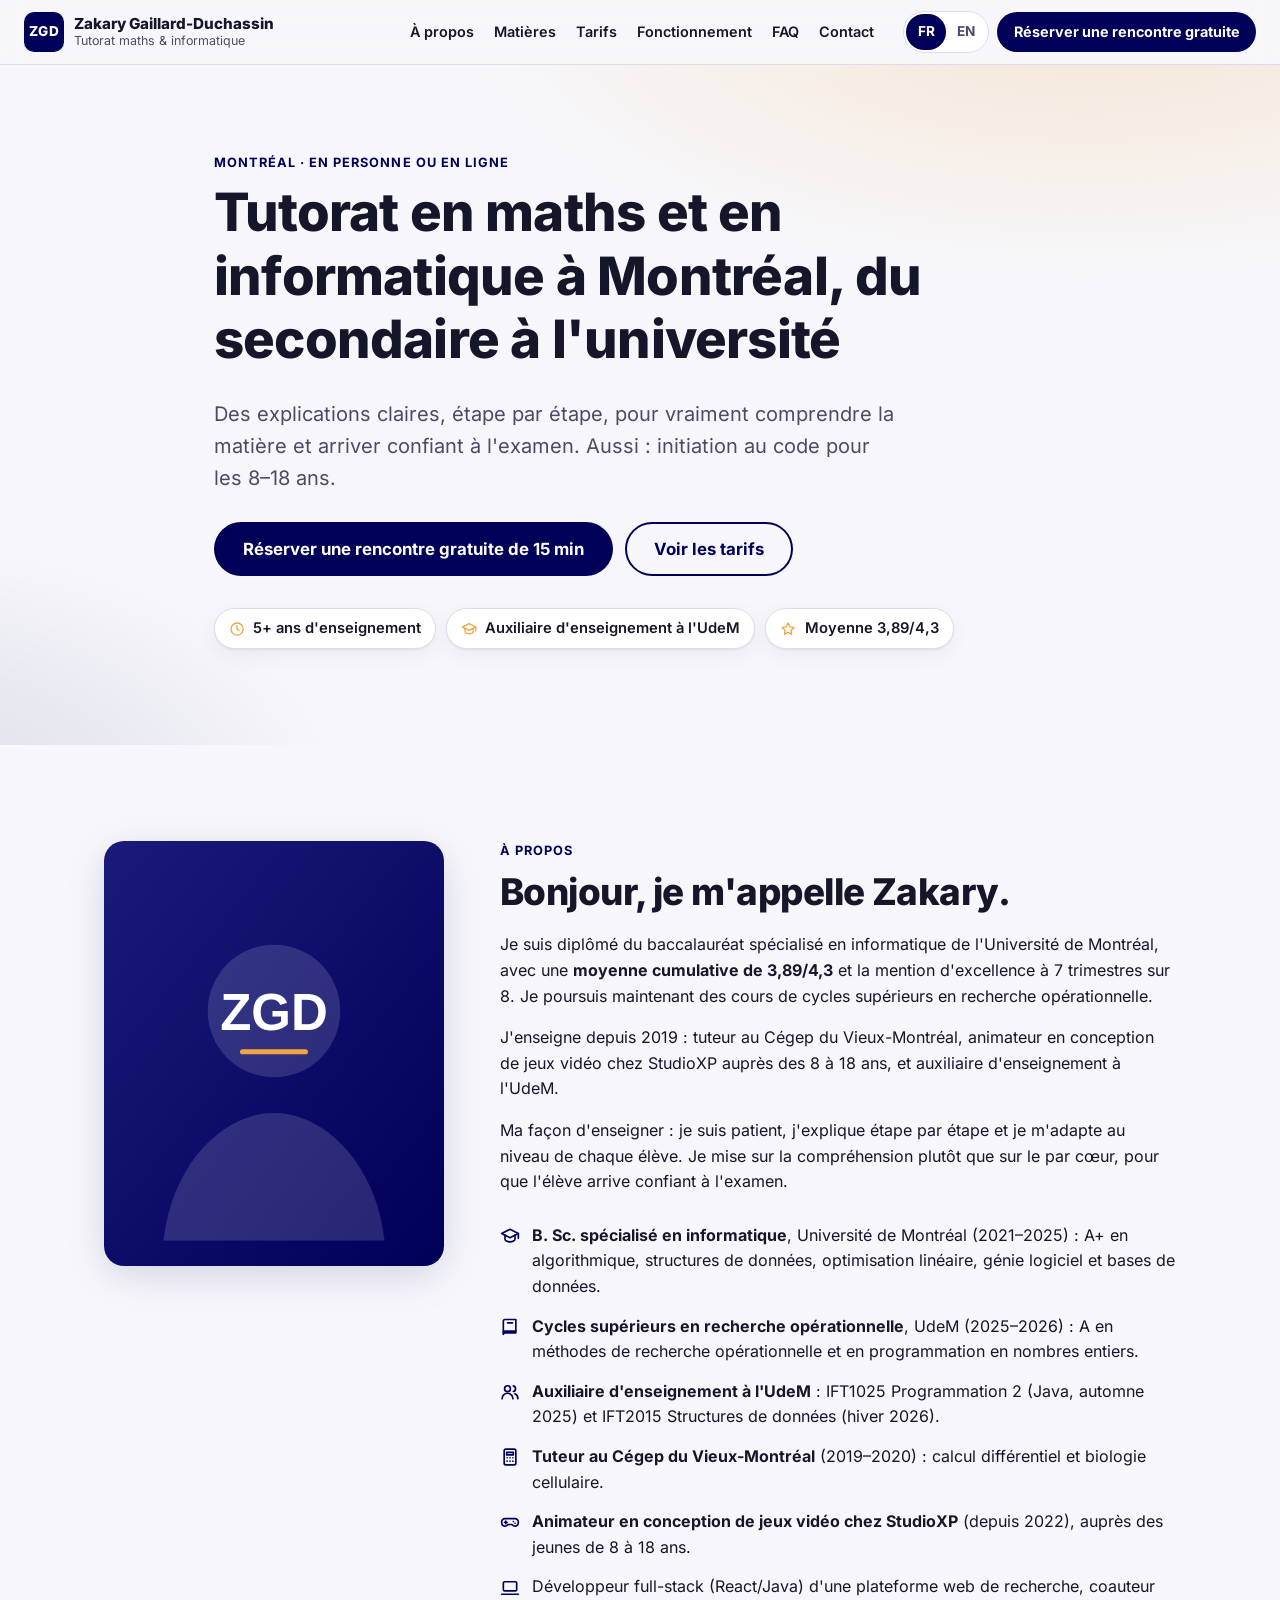
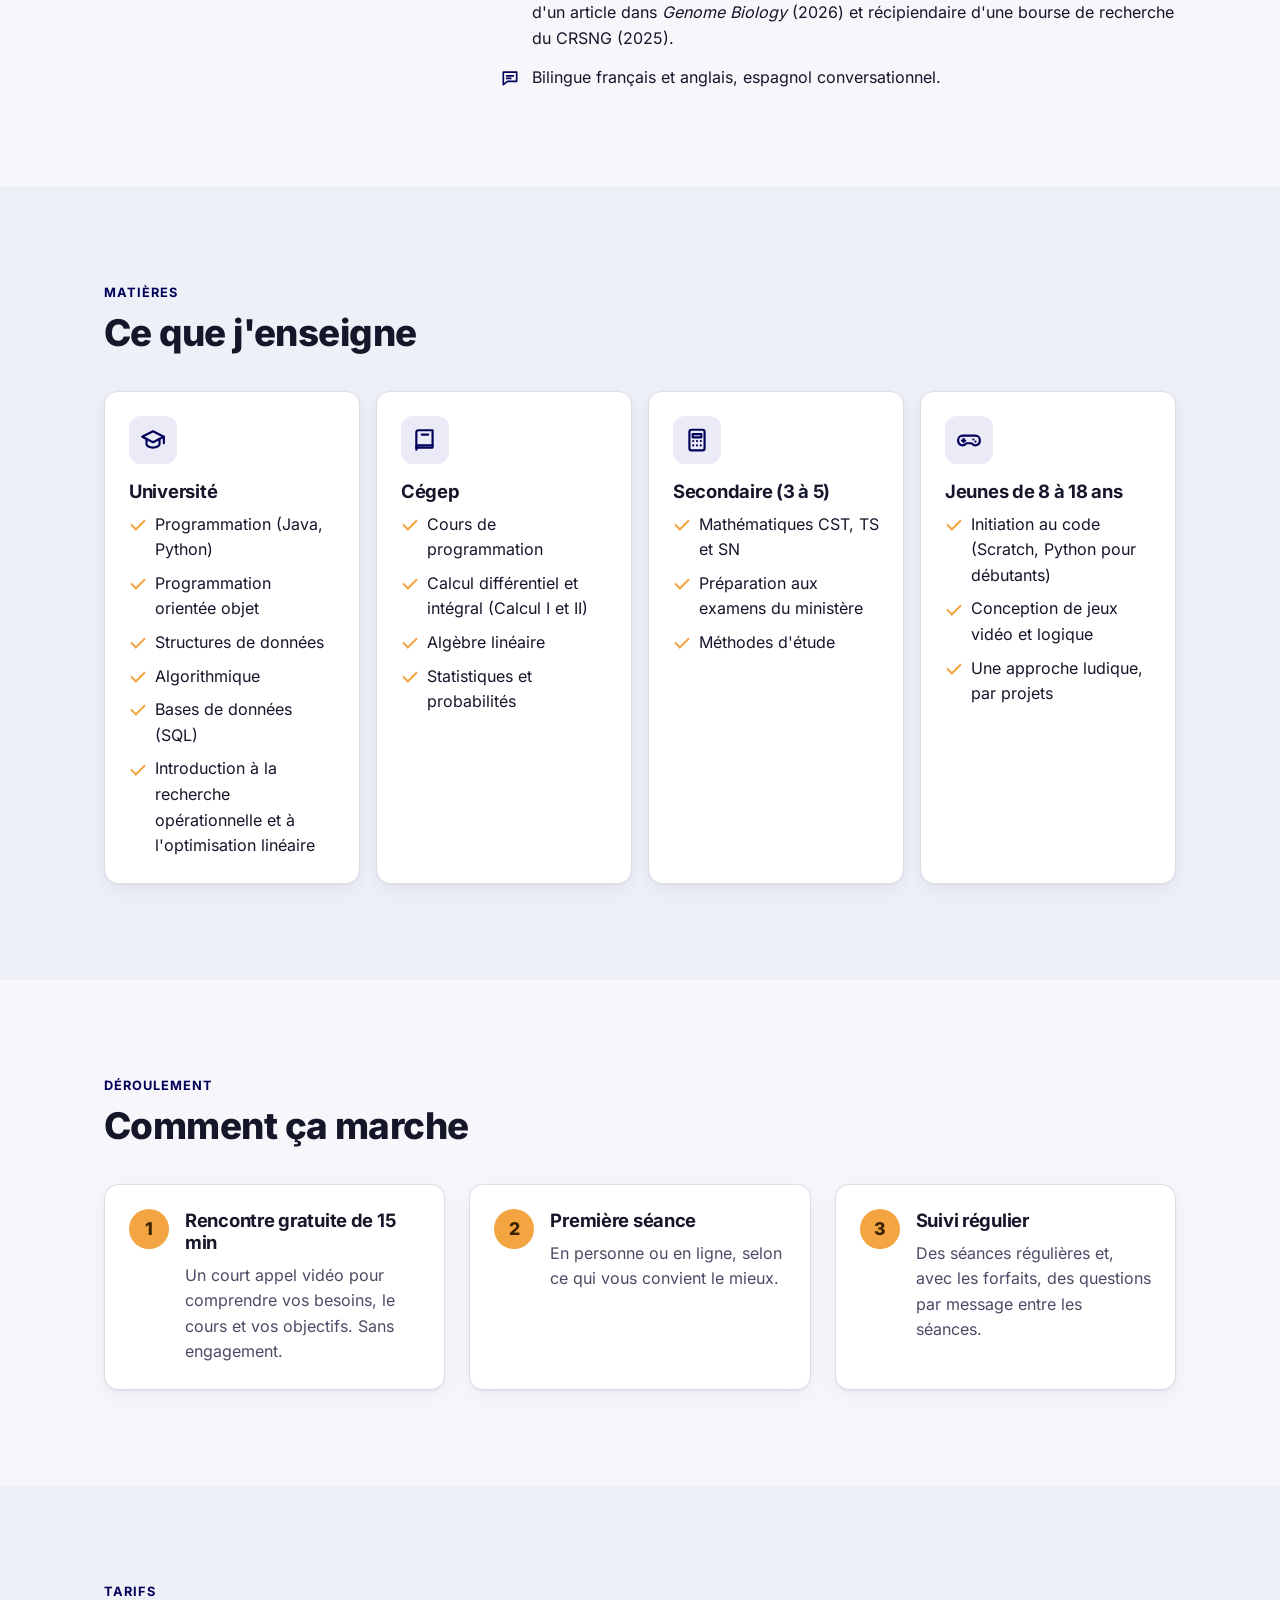
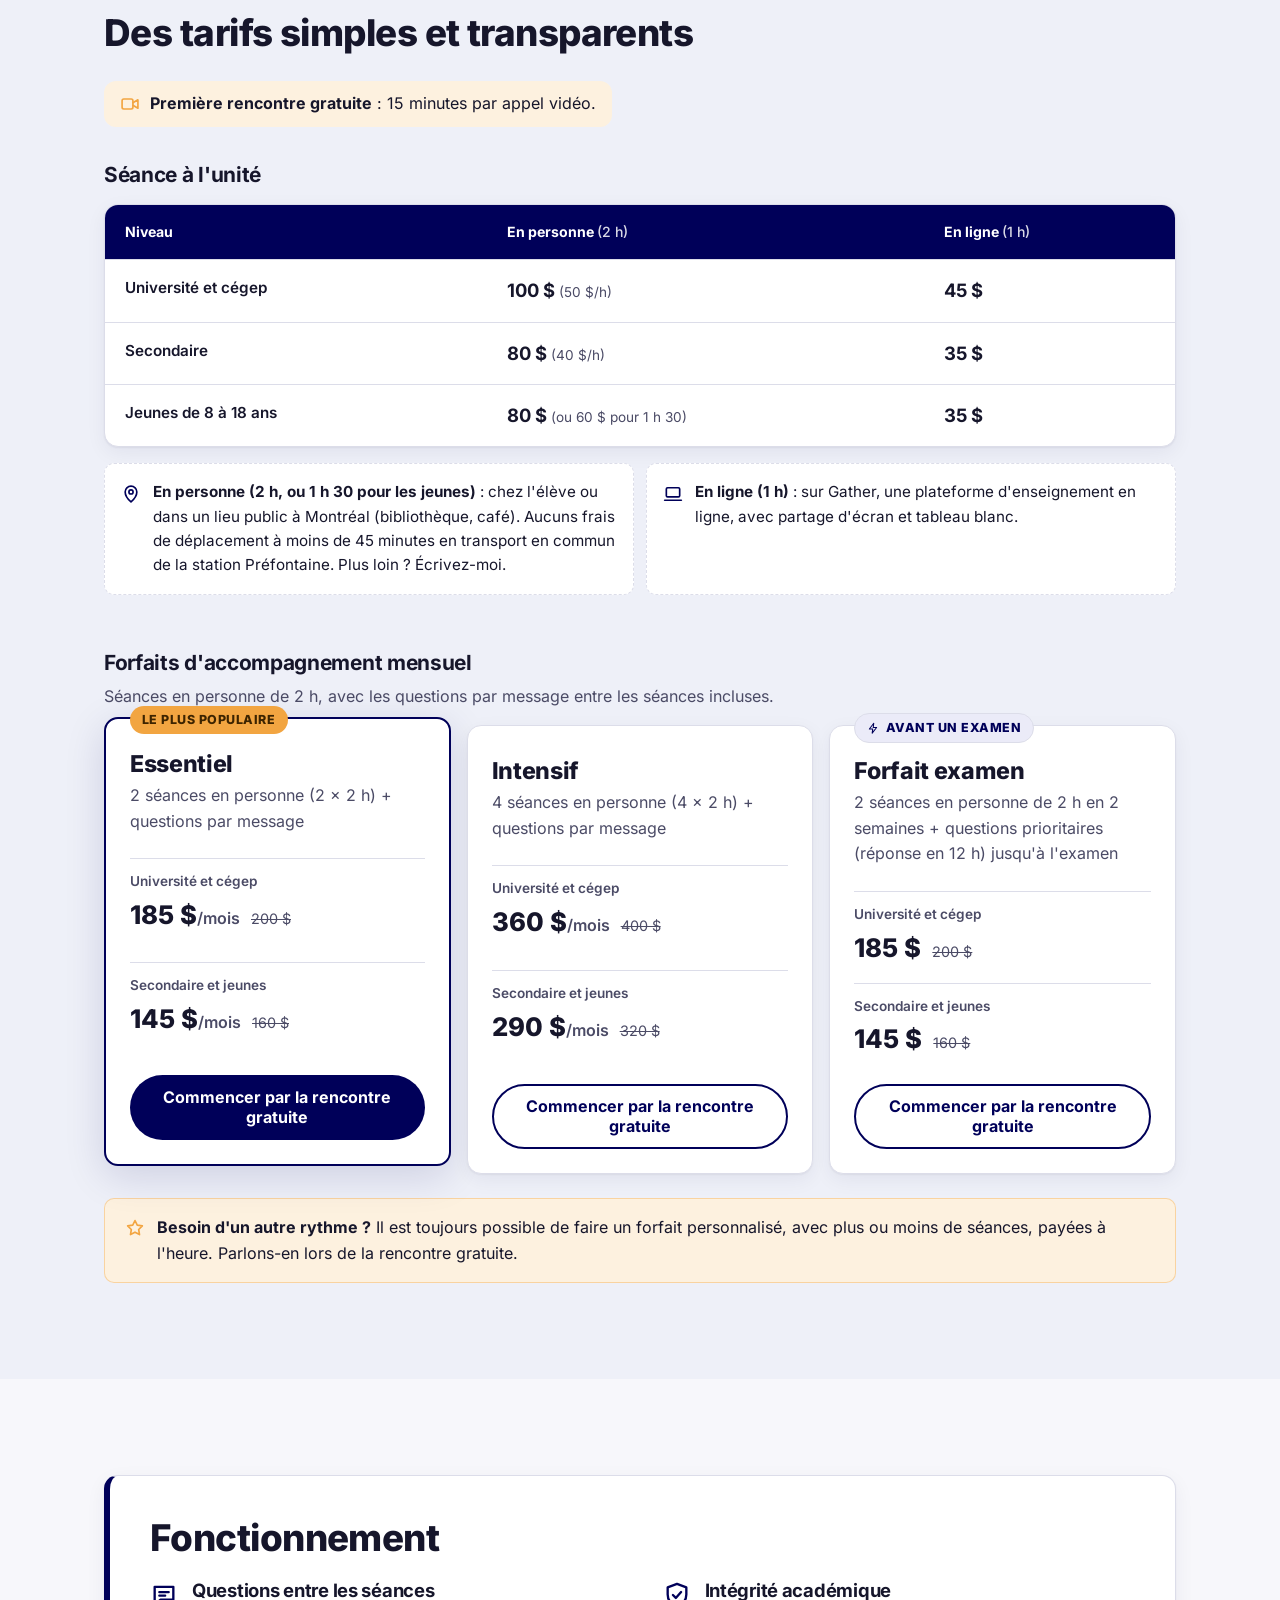
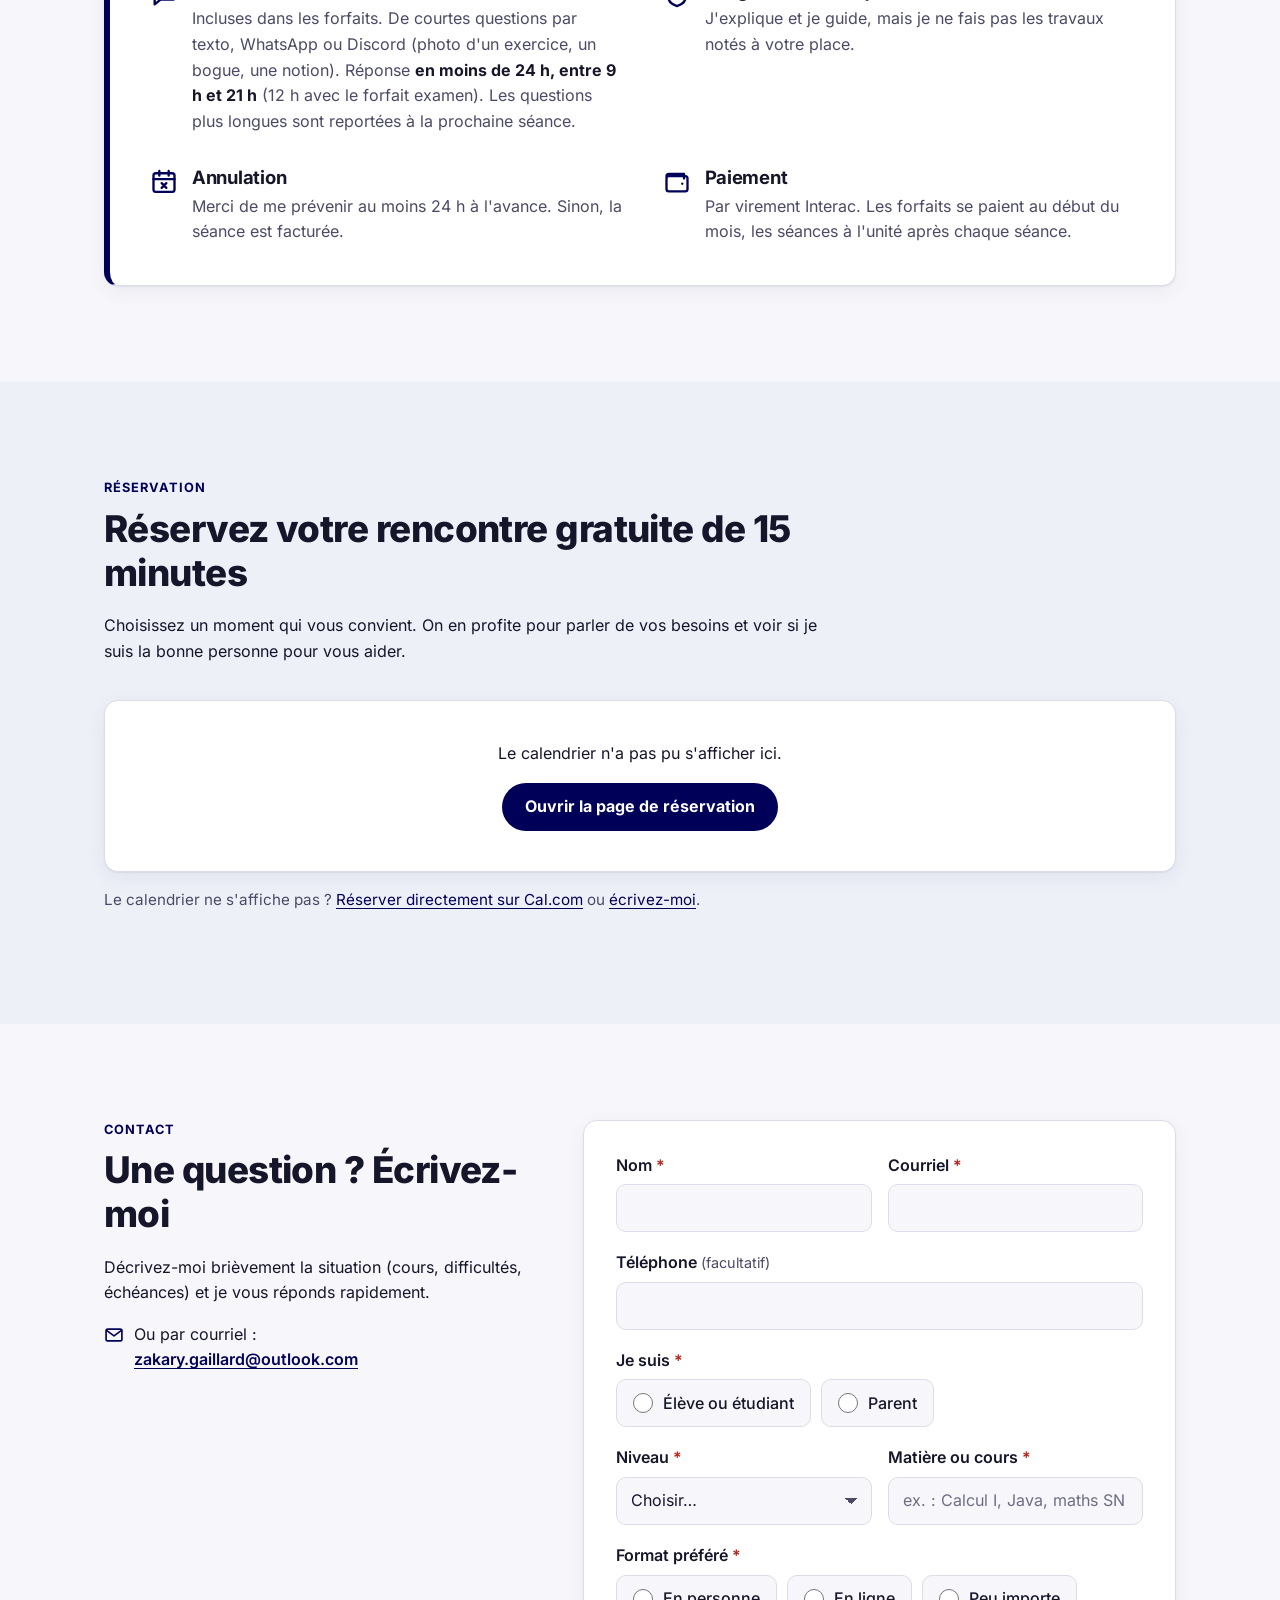
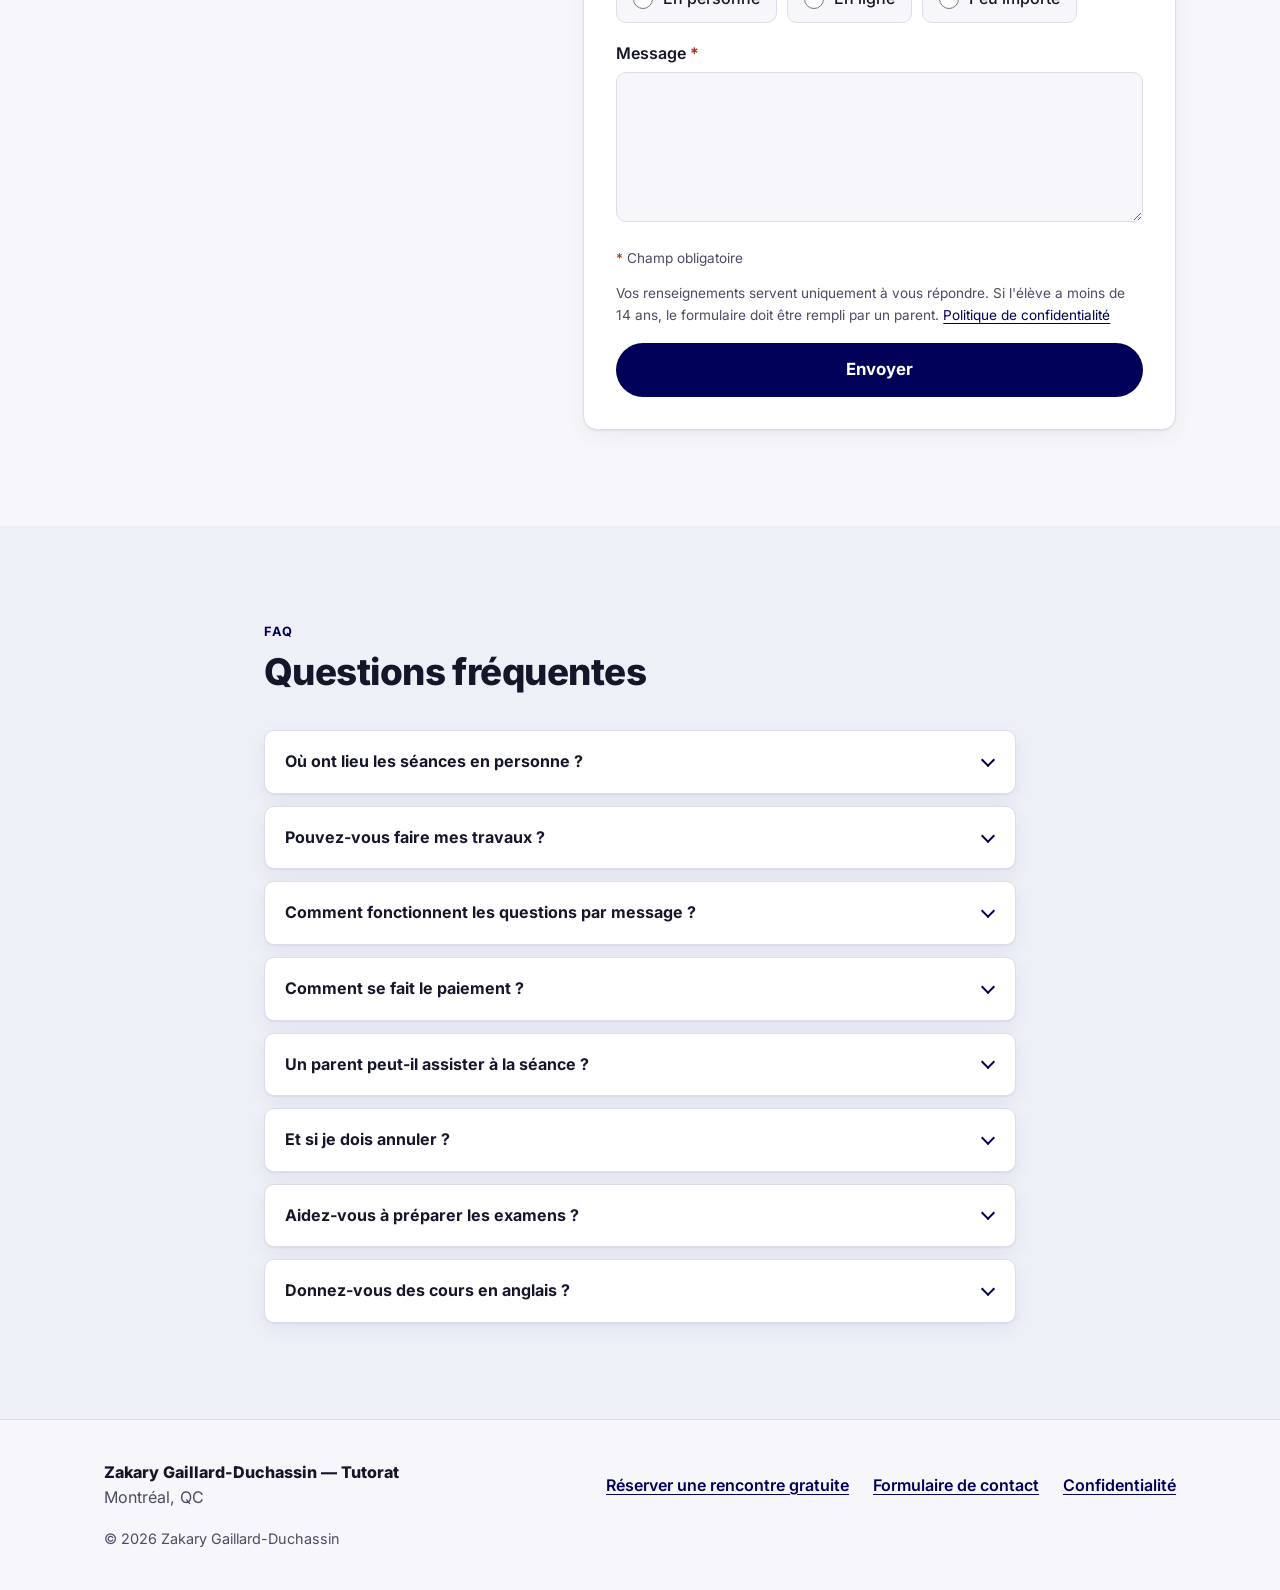
<file: index.html>
<!DOCTYPE html>
<html lang="fr-CA" data-page="home" data-source-lang="fr">
<head>
  <meta charset="utf-8">
  <meta name="viewport" content="width=device-width, initial-scale=1">
  <title>Tuteur maths et informatique à Montréal | Zakary Gaillard-Duchassin</title>
  <meta name="description" content="Tutorat en maths et en informatique à Montréal, du secondaire à l'université : programmation, calcul, algèbre linéaire, statistiques, maths de secondaire et initiation au code pour les 8–18 ans. En personne ou en ligne. Première rencontre de 15 min gratuite.">
  <meta name="keywords" content="tuteur Montréal, tutorat informatique, cours de maths cégep, aide aux devoirs programmation, tuteur maths secondaire, tutorat Java Python, préparation examen ministère, cours de programmation enfants, tutor Montreal, math tutor Montreal">
  <meta name="author" content="Zakary Gaillard-Duchassin">
  <meta name="theme-color" content="#000059" media="(prefers-color-scheme: light)">
  <meta name="theme-color" content="#0d0f1f" media="(prefers-color-scheme: dark)">
  <meta name="color-scheme" content="light dark">
  <link rel="canonical" href="https://zgaillard.github.io/zgaillard-tutorat/">
  <link rel="alternate" hreflang="fr-CA" href="https://zgaillard.github.io/zgaillard-tutorat/">
  <link rel="alternate" hreflang="en-CA" href="https://zgaillard.github.io/zgaillard-tutorat/en/">
  <link rel="alternate" hreflang="x-default" href="https://zgaillard.github.io/zgaillard-tutorat/">

  <!-- Open Graph (Facebook, Messenger, WhatsApp…) -->
  <meta property="og:type" content="website">
  <meta property="og:site_name" content="Zakary Gaillard-Duchassin — Tutorat">
  <meta property="og:title" content="Tutorat en maths et en informatique à Montréal">
  <meta property="og:description" content="Du secondaire à l'université, en personne ou en ligne. Auxiliaire d'enseignement à l'UdeM. Première rencontre de 15 min gratuite.">
  <meta property="og:url" content="https://zgaillard.github.io/zgaillard-tutorat/">
  <meta property="og:image" content="https://zgaillard.github.io/zgaillard-tutorat/assets/og-image.png">
  <meta property="og:image:width" content="1200">
  <meta property="og:image:height" content="630">
  <meta property="og:image:alt" content="Zakary Gaillard-Duchassin — Tutorat maths et informatique à Montréal">
  <meta property="og:locale" content="fr_CA">
  <meta property="og:locale:alternate" content="en_CA">
  <!-- Twitter / X -->
  <meta name="twitter:card" content="summary_large_image">
  <meta name="twitter:title" content="Tutorat en maths et en informatique à Montréal">
  <meta name="twitter:description" content="Du secondaire à l'université, en personne ou en ligne. Première rencontre de 15 min gratuite.">
  <meta name="twitter:image" content="https://zgaillard.github.io/zgaillard-tutorat/assets/og-image.png">

  <link rel="icon" href="assets/favicon.svg" type="image/svg+xml">
  <link rel="icon" href="assets/favicon-32.png" sizes="32x32" type="image/png">
  <link rel="apple-touch-icon" href="assets/apple-touch-icon.png">

  <link rel="preload" href="assets/fonts/inter-latin.woff2" as="font" type="font/woff2" crossorigin>
  <link rel="stylesheet" href="styles.css">
  <script src="script.js" defer></script>
  <script type="application/ld+json">
  {
    "@context": "https://schema.org",
    "@type": "ProfessionalService",
    "name": "Zakary Gaillard-Duchassin — Tutorat maths et informatique",
    "description": "Tutorat en maths et en informatique à Montréal, du secondaire à l'université, en personne ou en ligne.",
    "url": "https://zgaillard.github.io/zgaillard-tutorat/",
    "image": "https://zgaillard.github.io/zgaillard-tutorat/assets/og-image.png",
    "areaServed": { "@type": "City", "name": "Montréal" },
    "address": { "@type": "PostalAddress", "addressLocality": "Montréal", "addressRegion": "QC", "addressCountry": "CA" },
    "availableLanguage": ["fr", "en"],
    "priceRange": "35 $ – 360 $",
    "founder": {
      "@type": "Person",
      "name": "Zakary Gaillard-Duchassin",
      "jobTitle": "Tuteur en maths et en informatique",
      "alumniOf": { "@type": "CollegeOrUniversity", "name": "Université de Montréal" },
      "knowsLanguage": ["fr", "en", "es"]
    },
    "knowsAbout": ["Programmation Java", "Python", "Structures de données", "Algorithmique", "SQL", "Calcul différentiel et intégral", "Algèbre linéaire", "Statistiques", "Mathématiques du secondaire", "Scratch"]
  }
  </script>
</head>
<body>
  <!-- Icon sprite (inline SVG, no library) -->
  <svg class="sprite" width="0" height="0" aria-hidden="true" focusable="false">
    <defs>
      <symbol id="i-cap" viewBox="0 0 24 24"><path d="M2 9l10-5 10 5-10 5L2 9z"/><path d="M6 11v5c0 1.5 2.7 3 6 3s6-1.5 6-3v-5"/><path d="M22 9v6"/></symbol>
      <symbol id="i-book" viewBox="0 0 24 24"><path d="M4 5a2 2 0 012-2h13v16H6a2 2 0 00-2 2V5z"/><path d="M4 19a2 2 0 012-2h13"/><path d="M9 7h6"/></symbol>
      <symbol id="i-calc" viewBox="0 0 24 24"><rect x="5" y="2.5" width="14" height="19" rx="2"/><path d="M8 6.5h8v3H8z"/><path d="M8.5 13h.01M12 13h.01M15.5 13h.01M8.5 17h.01M12 17h.01M15.5 17h.01"/></symbol>
      <symbol id="i-game" viewBox="0 0 24 24"><path d="M6 8h12a4 4 0 014 4v1a4 4 0 01-7 2.6L14 15h-4l-1 .6A4 4 0 012 13v-1a4 4 0 014-4z"/><path d="M7 11v3M5.5 12.5h3"/><path d="M16 11.5h.01M18 13.5h.01"/></symbol>
      <symbol id="i-video" viewBox="0 0 24 24"><rect x="2.5" y="6" width="13" height="12" rx="2"/><path d="M15.5 10.5l6-3.5v10l-6-3.5"/></symbol>
      <symbol id="i-users" viewBox="0 0 24 24"><circle cx="9" cy="8" r="3.5"/><path d="M2.5 20a6.5 6.5 0 0113 0"/><path d="M16 4.6a3.5 3.5 0 010 6.8M18 14a6.5 6.5 0 013.5 6"/></symbol>
      <symbol id="i-chat" viewBox="0 0 24 24"><path d="M4 5h16v11H9l-5 4V5z"/><path d="M8 9.5h8M8 12.5h5"/></symbol>
      <symbol id="i-shield" viewBox="0 0 24 24"><path d="M12 2.5l8 3v6c0 5-3.4 8.6-8 10-4.6-1.4-8-5-8-10v-6l8-3z"/><path d="M8.5 12l2.5 2.5 4.5-5"/></symbol>
      <symbol id="i-cal-x" viewBox="0 0 24 24"><rect x="3" y="4.5" width="18" height="16" rx="2"/><path d="M3 9.5h18M8 2.5v4M16 2.5v4"/><path d="M10 13l4 4M14 13l-4 4"/></symbol>
      <symbol id="i-wallet" viewBox="0 0 24 24"><path d="M3 7a2 2 0 012-2h13v4"/><rect x="3" y="7" width="18" height="13" rx="2"/><path d="M16.5 13.5h.01"/></symbol>
      <symbol id="i-check" viewBox="0 0 24 24"><path d="M5 12.5l4.5 4.5L19 7.5"/></symbol>
      <symbol id="i-mail" viewBox="0 0 24 24"><rect x="2.5" y="5" width="19" height="14" rx="2"/><path d="M3 6.5l9 6.5 9-6.5"/></symbol>
      <symbol id="i-pin" viewBox="0 0 24 24"><path d="M12 21.5s-7-6.2-7-12a7 7 0 0114 0c0 5.8-7 12-7 12z"/><circle cx="12" cy="9.5" r="2.5"/></symbol>
      <symbol id="i-clock" viewBox="0 0 24 24"><circle cx="12" cy="12" r="9"/><path d="M12 7v5l3 2"/></symbol>
      <symbol id="i-laptop" viewBox="0 0 24 24"><rect x="4" y="4.5" width="16" height="11" rx="1.5"/><path d="M2 19.5h20"/></symbol>
      <symbol id="i-bolt" viewBox="0 0 24 24"><path d="M13 2.5L4.5 13.5H11l-1 8 8.5-11H12l1-8z"/></symbol>
      <symbol id="i-star" viewBox="0 0 24 24"><path d="M12 3l2.7 5.6 6.1.9-4.4 4.3 1 6.1L12 17l-5.4 2.9 1-6.1-4.4-4.3 6.1-.9L12 3z"/></symbol>
      <symbol id="i-menu" viewBox="0 0 24 24"><path d="M4 7h16M4 12h16M4 17h16"/></symbol>
      <symbol id="i-close" viewBox="0 0 24 24"><path d="M6 6l12 12M18 6L6 18"/></symbol>
    </defs>
  </svg>

  <a class="skip-link" href="#main" data-i18n="skip">Aller au contenu</a>

  <!-- 1. Header -->
  <header class="site-header">
    <div class="container header-inner">
      <a class="brand" href="#top" aria-label="Zakary Gaillard-Duchassin — Tutorat" data-i18n-attr="aria-label:brand.label">
        <span class="brand-mark" aria-hidden="true">ZGD</span>
        <span class="brand-text">
          <span class="brand-name"><span>Zakary</span> <span>Gaillard-Duchassin</span></span>
          <span class="brand-sub" data-i18n="brand.sub">Tutorat maths &amp; informatique</span>
        </span>
      </a>

      <nav class="site-nav" id="site-nav" aria-label="Navigation principale" data-i18n-attr="aria-label:nav.label">
        <ul>
          <li><a href="#a-propos" data-i18n="nav.about">À propos</a></li>
          <li><a href="#matieres" data-i18n="nav.subjects">Matières</a></li>
          <li><a href="#tarifs" data-i18n="nav.prices">Tarifs</a></li>
          <li><a href="#fonctionnement" data-i18n="nav.rules">Fonctionnement</a></li>
          <li><a href="#faq" data-i18n="nav.faq">FAQ</a></li>
          <li><a href="#contact" data-i18n="nav.contact">Contact</a></li>
        </ul>
      </nav>

      <div class="header-actions">
        <div class="lang-toggle" role="group" aria-label="Langue / Language">
          <button type="button" class="lang-btn" data-lang="fr" aria-pressed="true" lang="fr"><span aria-hidden="true">FR</span><span class="sr-only">Français</span></button>
          <button type="button" class="lang-btn" data-lang="en" aria-pressed="false" lang="en"><span aria-hidden="true">EN</span><span class="sr-only">English</span></button>
        </div>
        <a class="btn btn-primary btn-sm header-cta" href="#reserver" data-i18n="cta.bookShort">Réserver une rencontre gratuite</a>
        <button type="button" class="menu-btn" aria-expanded="false" aria-controls="site-nav" aria-label="Ouvrir le menu" data-i18n-attr="aria-label:nav.menu">
          <svg class="icon icon-open" aria-hidden="true"><use href="#i-menu"/></svg>
          <svg class="icon icon-close" aria-hidden="true"><use href="#i-close"/></svg>
        </button>
      </div>
    </div>
  </header>

  <main id="main">
    <!-- 2. Hero -->
    <section class="hero" id="top" aria-labelledby="hero-title">
      <div class="container hero-inner">
        <p class="eyebrow" data-i18n="hero.eyebrow">Montréal · en personne ou en ligne</p>
        <h1 id="hero-title" data-i18n="hero.title">Tutorat en maths et en informatique à Montréal, du secondaire à l'université</h1>
        <p class="hero-sub" data-i18n="hero.sub">Des explications claires, étape par étape, pour vraiment comprendre la matière et arriver confiant à l'examen. Aussi : initiation au code pour les 8–18 ans.</p>
        <div class="hero-ctas">
          <a class="btn btn-primary btn-lg" href="#reserver" data-i18n="cta.bookLong">Réserver une rencontre gratuite de 15 min</a>
          <a class="btn btn-ghost btn-lg" href="#tarifs" data-i18n="cta.prices">Voir les tarifs</a>
        </div>
        <ul class="badges">
          <li><svg class="icon" aria-hidden="true"><use href="#i-clock"/></svg><span data-i18n="badge.years">5+ ans d'enseignement</span></li>
          <li><svg class="icon" aria-hidden="true"><use href="#i-cap"/></svg><span data-i18n="badge.ta">Auxiliaire d'enseignement à l'UdeM</span></li>
          <li><svg class="icon" aria-hidden="true"><use href="#i-star"/></svg><span data-i18n="badge.gpa">Moyenne 3,89/4,3</span></li>
        </ul>
      </div>
    </section>

    <!-- 3. About -->
    <section class="section" id="a-propos" aria-labelledby="about-title">
      <div class="container about">
        <div class="about-photo">
          <!-- Remplacer par votre photo : assets/photo.jpg (format portrait 4:5, ~800×1000 px) -->
          <img src="assets/photo-placeholder.svg" width="400" height="500" alt="Photo de Zakary Gaillard-Duchassin" data-i18n-attr="alt:about.photoAlt" loading="lazy" decoding="async">
        </div>
        <div class="about-text">
          <p class="eyebrow" data-i18n="about.eyebrow">À propos</p>
          <h2 id="about-title" data-i18n="about.title">Bonjour, je m'appelle Zakary.</h2>
          <p data-i18n="about.p1">Je suis diplômé du baccalauréat spécialisé en informatique de l'Université de Montréal, avec une <strong>moyenne cumulative de 3,89/4,3</strong> et la mention d'excellence à 7 trimestres sur 8. Je poursuis maintenant des cours de cycles supérieurs en recherche opérationnelle.</p>
          <p data-i18n="about.p2">J'enseigne depuis 2019 : tuteur au Cégep du Vieux-Montréal, animateur en conception de jeux vidéo chez StudioXP auprès des 8 à 18 ans, et auxiliaire d'enseignement à l'UdeM.</p>
          <p data-i18n="about.p3">Ma façon d'enseigner : je suis patient, j'explique étape par étape et je m'adapte au niveau de chaque élève. Je mise sur la compréhension plutôt que sur le par cœur, pour que l'élève arrive confiant à l'examen.</p>

          <ul class="facts">
            <li><svg class="icon" aria-hidden="true"><use href="#i-cap"/></svg><span data-i18n="about.f1"><strong>B. Sc. spécialisé en informatique</strong>, Université de Montréal (2021–2025) : A+ en algorithmique, structures de données, optimisation linéaire, génie logiciel et bases de données.</span></li>
            <li><svg class="icon" aria-hidden="true"><use href="#i-book"/></svg><span data-i18n="about.f2"><strong>Cycles supérieurs en recherche opérationnelle</strong>, UdeM (2025–2026) : A en méthodes de recherche opérationnelle et en programmation en nombres entiers.</span></li>
            <li><svg class="icon" aria-hidden="true"><use href="#i-users"/></svg><span data-i18n="about.f3"><strong>Auxiliaire d'enseignement à l'UdeM</strong> : IFT1025 Programmation 2 (Java, automne 2025) et IFT2015 Structures de données (hiver 2026).</span></li>
            <li><svg class="icon" aria-hidden="true"><use href="#i-calc"/></svg><span data-i18n="about.f4"><strong>Tuteur au Cégep du Vieux-Montréal</strong> (2019–2020) : calcul différentiel et biologie cellulaire.</span></li>
            <li><svg class="icon" aria-hidden="true"><use href="#i-game"/></svg><span data-i18n="about.f5"><strong>Animateur en conception de jeux vidéo chez StudioXP</strong> (depuis 2022), auprès des jeunes de 8 à 18 ans.</span></li>
            <li><svg class="icon" aria-hidden="true"><use href="#i-laptop"/></svg><span data-i18n="about.f6">Développeur full-stack (React/Java) d'une plateforme web de recherche, coauteur d'un article dans <em>Genome Biology</em> (2026) et récipiendaire d'une bourse de recherche du CRSNG (2025).</span></li>
            <li><svg class="icon" aria-hidden="true"><use href="#i-chat"/></svg><span data-i18n="about.f7">Bilingue français et anglais, espagnol conversationnel.</span></li>
          </ul>
        </div>
      </div>
    </section>

    <!-- 4. What I teach -->
    <section class="section section-alt" id="matieres" aria-labelledby="subjects-title">
      <div class="container">
        <div class="section-head">
          <p class="eyebrow" data-i18n="subjects.eyebrow">Matières</p>
          <h2 id="subjects-title" data-i18n="subjects.title">Ce que j'enseigne</h2>
        </div>
        <div class="cards cards-4">
          <article class="card">
            <div class="card-icon" aria-hidden="true"><svg class="icon"><use href="#i-cap"/></svg></div>
            <h3 data-i18n="subjects.uni.title">Université</h3>
            <ul class="ticks">
              <li data-i18n="subjects.uni.1">Programmation (Java, Python)</li>
              <li data-i18n="subjects.uni.2">Programmation orientée objet</li>
              <li data-i18n="subjects.uni.3">Structures de données</li>
              <li data-i18n="subjects.uni.4">Algorithmique</li>
              <li data-i18n="subjects.uni.5">Bases de données (SQL)</li>
              <li data-i18n="subjects.uni.6">Introduction à la recherche opérationnelle et à l'optimisation linéaire</li>
            </ul>
          </article>
          <article class="card">
            <div class="card-icon" aria-hidden="true"><svg class="icon"><use href="#i-book"/></svg></div>
            <h3 data-i18n="subjects.cegep.title">Cégep</h3>
            <ul class="ticks">
              <li data-i18n="subjects.cegep.1">Cours de programmation</li>
              <li data-i18n="subjects.cegep.2">Calcul différentiel et intégral (Calcul I et II)</li>
              <li data-i18n="subjects.cegep.3">Algèbre linéaire</li>
              <li data-i18n="subjects.cegep.4">Statistiques et probabilités</li>
            </ul>
          </article>
          <article class="card">
            <div class="card-icon" aria-hidden="true"><svg class="icon"><use href="#i-calc"/></svg></div>
            <h3 data-i18n="subjects.hs.title">Secondaire (3 à 5)</h3>
            <ul class="ticks">
              <li data-i18n="subjects.hs.1">Mathématiques CST, TS et SN</li>
              <li data-i18n="subjects.hs.2">Préparation aux examens du ministère</li>
              <li data-i18n="subjects.hs.3">Méthodes d'étude</li>
            </ul>
          </article>
          <article class="card">
            <div class="card-icon" aria-hidden="true"><svg class="icon"><use href="#i-game"/></svg></div>
            <h3 data-i18n="subjects.kids.title">Jeunes de 8 à 18 ans</h3>
            <ul class="ticks">
              <li data-i18n="subjects.kids.1">Initiation au code (Scratch, Python pour débutants)</li>
              <li data-i18n="subjects.kids.2">Conception de jeux vidéo et logique</li>
              <li data-i18n="subjects.kids.3">Une approche ludique, par projets</li>
            </ul>
          </article>
        </div>
      </div>
    </section>

    <!-- 5. How it works -->
    <section class="section" id="deroulement" aria-labelledby="steps-title">
      <div class="container">
        <div class="section-head">
          <p class="eyebrow" data-i18n="steps.eyebrow">Déroulement</p>
          <h2 id="steps-title" data-i18n="steps.title">Comment ça marche</h2>
        </div>
        <ol class="steps">
          <li class="step">
            <span class="step-num" aria-hidden="true">1</span>
            <div>
              <h3 data-i18n="steps.1.title">Rencontre gratuite de 15 min</h3>
              <p data-i18n="steps.1.text">Un court appel vidéo pour comprendre vos besoins, le cours et vos objectifs. Sans engagement.</p>
            </div>
          </li>
          <li class="step">
            <span class="step-num" aria-hidden="true">2</span>
            <div>
              <h3 data-i18n="steps.2.title">Première séance</h3>
              <p data-i18n="steps.2.text">En personne ou en ligne, selon ce qui vous convient le mieux.</p>
            </div>
          </li>
          <li class="step">
            <span class="step-num" aria-hidden="true">3</span>
            <div>
              <h3 data-i18n="steps.3.title">Suivi régulier</h3>
              <p data-i18n="steps.3.text">Des séances régulières et, avec les forfaits, des questions par message entre les séances.</p>
            </div>
          </li>
        </ol>
      </div>
    </section>

    <!-- 6. Prices -->
    <section class="section section-alt" id="tarifs" aria-labelledby="prices-title">
      <div class="container">
        <div class="section-head">
          <p class="eyebrow" data-i18n="prices.eyebrow">Tarifs</p>
          <h2 id="prices-title" data-i18n="prices.title">Des tarifs simples et transparents</h2>
          <p class="free-note"><svg class="icon" aria-hidden="true"><use href="#i-video"/></svg><span data-i18n="prices.free"><strong>Première rencontre gratuite</strong> : 15 minutes par appel vidéo.</span></p>
        </div>

        <h3 class="sub-title" data-i18n="prices.sessionTitle">Séance à l'unité</h3>
        <div class="table-wrap">
          <table class="price-table">
            <caption class="sr-only" data-i18n="prices.caption">Tarifs par séance, en personne et en ligne</caption>
            <thead>
              <tr>
                <th scope="col" data-i18n="prices.colLevel">Niveau</th>
                <th scope="col"><span data-i18n="prices.colInPerson">En personne</span> <span class="th-note" data-i18n="prices.colInPersonDur">(2 h)</span></th>
                <th scope="col"><span data-i18n="prices.colOnline">En ligne</span> <span class="th-note" data-i18n="prices.colOnlineDur">(1 h)</span></th>
              </tr>
            </thead>
            <tbody>
              <tr>
                <th scope="row" data-i18n="prices.rowUni">Université et cégep</th>
                <td><strong data-price="session.uniInPerson">100 $</strong> <span class="muted" data-i18n="prices.uniHourly">(<span data-price="session.uniHourly">50 $</span>/h)</span></td>
                <td><strong data-price="session.uniOnline">45 $</strong></td>
              </tr>
              <tr>
                <th scope="row" data-i18n="prices.rowHs">Secondaire</th>
                <td><strong data-price="session.hsInPerson">80 $</strong> <span class="muted" data-i18n="prices.hsHourly">(<span data-price="session.hsHourly">40 $</span>/h)</span></td>
                <td><strong data-price="session.hsOnline">35 $</strong></td>
              </tr>
              <tr>
                <th scope="row" data-i18n="prices.rowKids">Jeunes de 8 à 18 ans</th>
                <td><strong data-price="session.kidsInPerson">80 $</strong> <span class="muted" data-i18n="prices.kidsShort">(ou <span data-price="session.kidsShort">60 $</span> pour 1 h 30)</span></td>
                <td><strong data-price="session.kidsOnline">35 $</strong></td>
              </tr>
            </tbody>
          </table>
        </div>

        <div class="format-notes">
          <div class="format-note">
            <svg class="icon" aria-hidden="true"><use href="#i-pin"/></svg>
            <p data-i18n="prices.inPersonNote"><strong>En personne (2 h, ou 1 h 30 pour les jeunes)</strong> : chez l'élève ou dans un lieu public à Montréal (bibliothèque, café). Aucuns frais de déplacement à moins de 45 minutes en transport en commun de la station Préfontaine. Plus loin ? Écrivez-moi.</p>
          </div>
          <div class="format-note">
            <svg class="icon" aria-hidden="true"><use href="#i-laptop"/></svg>
            <p data-i18n="prices.onlineNote"><strong>En ligne (1 h)</strong> : sur Gather, une plateforme d'enseignement en ligne, avec partage d'écran et tableau blanc.</p>
          </div>
        </div>

        <h3 class="sub-title" data-i18n="prices.packagesTitle">Forfaits d'accompagnement mensuel</h3>
        <p class="sub-lead" data-i18n="prices.packagesLead">Séances en personne de 2 h, avec les questions par message entre les séances incluses.</p>
        <div class="cards cards-3 packages">
          <article class="card package package-featured" aria-labelledby="pkg-essentiel">
            <span class="ribbon" data-i18n="prices.popular">Le plus populaire</span>
            <h4 id="pkg-essentiel" class="package-name">Essentiel</h4>
            <p class="package-desc" data-i18n="prices.essentielDesc">2 séances en personne (2 × 2 h) + questions par message</p>
            <dl class="package-prices">
              <div>
                <dt data-i18n="prices.lvlUni">Université et cégep</dt>
                <dd><strong data-price="essentiel.uni">185 $</strong><span class="per" data-i18n="prices.perMonth">/mois</span> <s class="muted"><span class="sr-only" data-i18n="prices.insteadOf">au lieu de</span> <span data-price="essentiel.uniRegular">200 $</span></s></dd>
              </div>
              <div>
                <dt data-i18n="prices.lvlHsKids">Secondaire et jeunes</dt>
                <dd><strong data-price="essentiel.hs">145 $</strong><span class="per" data-i18n="prices.perMonth">/mois</span> <s class="muted"><span class="sr-only" data-i18n="prices.insteadOf">au lieu de</span> <span data-price="essentiel.hsRegular">160 $</span></s></dd>
              </div>
            </dl>
            <a class="btn btn-primary btn-block" href="#reserver" data-i18n="cta.start">Commencer par la rencontre gratuite</a>
          </article>

          <article class="card package" aria-labelledby="pkg-intensif">
            <h4 id="pkg-intensif" class="package-name">Intensif</h4>
            <p class="package-desc" data-i18n="prices.intensifDesc">4 séances en personne (4 × 2 h) + questions par message</p>
            <dl class="package-prices">
              <div>
                <dt data-i18n="prices.lvlUni">Université et cégep</dt>
                <dd><strong data-price="intensif.uni">360 $</strong><span class="per" data-i18n="prices.perMonth">/mois</span> <s class="muted"><span class="sr-only" data-i18n="prices.insteadOf">au lieu de</span> <span data-price="intensif.uniRegular">400 $</span></s></dd>
              </div>
              <div>
                <dt data-i18n="prices.lvlHsKids">Secondaire et jeunes</dt>
                <dd><strong data-price="intensif.hs">290 $</strong><span class="per" data-i18n="prices.perMonth">/mois</span> <s class="muted"><span class="sr-only" data-i18n="prices.insteadOf">au lieu de</span> <span data-price="intensif.hsRegular">320 $</span></s></dd>
              </div>
            </dl>
            <a class="btn btn-ghost btn-block" href="#reserver" data-i18n="cta.start">Commencer par la rencontre gratuite</a>
          </article>

          <article class="card package" aria-labelledby="pkg-exam">
            <span class="ribbon ribbon-soft"><svg class="icon" aria-hidden="true"><use href="#i-bolt"/></svg><span data-i18n="prices.examTag">Avant un examen</span></span>
            <h4 id="pkg-exam" class="package-name" data-i18n="prices.examName">Forfait examen</h4>
            <p class="package-desc" data-i18n="prices.examDesc">2 séances en personne de 2 h en 2 semaines + questions prioritaires (réponse en 12 h) jusqu'à l'examen</p>
            <dl class="package-prices">
              <div>
                <dt data-i18n="prices.lvlUni">Université et cégep</dt>
                <dd><strong data-price="exam.uni">185 $</strong> <s class="muted"><span class="sr-only" data-i18n="prices.insteadOf">au lieu de</span> <span data-price="exam.uniRegular">200 $</span></s></dd>
              </div>
              <div>
                <dt data-i18n="prices.lvlHsKids">Secondaire et jeunes</dt>
                <dd><strong data-price="exam.hs">145 $</strong> <s class="muted"><span class="sr-only" data-i18n="prices.insteadOf">au lieu de</span> <span data-price="exam.hsRegular">160 $</span></s></dd>
              </div>
            </dl>
            <a class="btn btn-ghost btn-block" href="#reserver" data-i18n="cta.start">Commencer par la rencontre gratuite</a>
          </article>
        </div>

        <div class="custom-note">
          <svg class="icon" aria-hidden="true"><use href="#i-star"/></svg>
          <p data-i18n="prices.customNote"><strong>Besoin d'un autre rythme ?</strong> Il est toujours possible de faire un forfait personnalisé, avec plus ou moins de séances, payées à l'heure. Parlons-en lors de la rencontre gratuite.</p>
        </div>
      </div>
    </section>

    <!-- 7. Rules -->
    <section class="section" id="fonctionnement" aria-labelledby="rules-title">
      <div class="container">
        <div class="rules-box">
          <h2 id="rules-title" data-i18n="rules.title">Fonctionnement</h2>
          <div class="rules">
            <div class="rule">
              <svg class="icon" aria-hidden="true"><use href="#i-chat"/></svg>
              <div>
                <h3 data-i18n="rules.q.title">Questions entre les séances</h3>
                <p data-i18n="rules.q.text">Incluses dans les forfaits. De courtes questions par texto, WhatsApp ou Discord (photo d'un exercice, un bogue, une notion). Réponse <strong>en moins de 24 h, entre 9 h et 21 h</strong> (12 h avec le forfait examen). Les questions plus longues sont reportées à la prochaine séance.</p>
              </div>
            </div>
            <div class="rule">
              <svg class="icon" aria-hidden="true"><use href="#i-shield"/></svg>
              <div>
                <h3 data-i18n="rules.integrity.title">Intégrité académique</h3>
                <p data-i18n="rules.integrity.text">J'explique et je guide, mais je ne fais pas les travaux notés à votre place.</p>
              </div>
            </div>
            <div class="rule">
              <svg class="icon" aria-hidden="true"><use href="#i-cal-x"/></svg>
              <div>
                <h3 data-i18n="rules.cancel.title">Annulation</h3>
                <p data-i18n="rules.cancel.text">Merci de me prévenir au moins 24 h à l'avance. Sinon, la séance est facturée.</p>
              </div>
            </div>
            <div class="rule">
              <svg class="icon" aria-hidden="true"><use href="#i-wallet"/></svg>
              <div>
                <h3 data-i18n="rules.pay.title">Paiement</h3>
                <p data-i18n="rules.pay.text">Par virement Interac. Les forfaits se paient au début du mois, les séances à l'unité après chaque séance.</p>
              </div>
            </div>
          </div>
        </div>
      </div>
    </section>

    <!-- 8. Booking -->
    <section class="section section-alt" id="reserver" aria-labelledby="book-title">
      <div class="container">
        <div class="section-head">
          <p class="eyebrow" data-i18n="book.eyebrow">Réservation</p>
          <h2 id="book-title" data-i18n="book.title">Réservez votre rencontre gratuite de 15 minutes</h2>
          <p data-i18n="book.lead">Choisissez un moment qui vous convient. On en profite pour parler de vos besoins et voir si je suis la bonne personne pour vous aider.</p>
        </div>
        <!-- Lien Cal.com (3 endroits dans ce fichier) : zgaillard/15min -->
        <div class="cal-wrap">
          <div id="cal-inline" class="cal-inline" data-cal-link="zgaillard/15min">
            <p class="cal-loading" data-i18n="book.loading">Chargement du calendrier…</p>
          </div>
          <div class="cal-fallback" id="cal-fallback" hidden>
            <p data-i18n="book.fallbackError">Le calendrier n'a pas pu s'afficher ici.</p>
            <a class="btn btn-primary" href="https://cal.com/zgaillard/15min" target="_blank" rel="noopener" data-i18n="book.fallbackBtn">Ouvrir la page de réservation</a>
          </div>
        </div>
        <p class="cal-alt">
          <span data-i18n="book.altText">Le calendrier ne s'affiche pas ?</span>
          <a href="https://cal.com/zgaillard/15min" target="_blank" rel="noopener" data-i18n="book.altLink">Réserver directement sur Cal.com</a>
          <span data-i18n="book.altOr">ou</span>
          <a href="#contact" data-i18n="book.altContact">écrivez-moi</a>.
        </p>
      </div>
    </section>

    <!-- 9. Contact -->
    <section class="section" id="contact" aria-labelledby="contact-title">
      <div class="container contact">
        <div class="contact-intro">
          <p class="eyebrow" data-i18n="contact.eyebrow">Contact</p>
          <h2 id="contact-title" data-i18n="contact.title">Une question ? Écrivez-moi</h2>
          <p data-i18n="contact.lead">Décrivez-moi brièvement la situation (cours, difficultés, échéances) et je vous réponds rapidement.</p>
          <p class="contact-email">
            <svg class="icon" aria-hidden="true"><use href="#i-mail"/></svg>
            <span><span data-i18n="contact.emailLabel">Ou par courriel :</span>
            <a id="email-link" data-user="zakary.gaillard" data-domain="outlook.com" href="#contact">zakary.gaillard [at] outlook.com</a></span>
          </p>
        </div>

        <!-- Formspree : identifiant du formulaire mkjjedok -->
        <form class="contact-form" id="contact-form" action="https://formspree.io/f/mkjjedok" method="POST">
          <input type="hidden" name="_subject" value="Nouvelle demande — site de tutorat">
          <input type="hidden" name="langue" id="form-lang" value="fr">
          <!-- Honeypot anti-spam : invisible pour les humains -->
          <div class="hp" aria-hidden="true">
            <label for="f-gotcha">Ne pas remplir</label>
            <input type="text" id="f-gotcha" name="_gotcha" tabindex="-1" autocomplete="off">
          </div>

          <div class="field-row">
            <div class="field">
              <label for="f-name"><span data-i18n="form.name">Nom</span> <span class="req" aria-hidden="true">*</span></label>
              <input type="text" id="f-name" name="nom" autocomplete="name" required aria-describedby="e-name">
              <p class="error" id="e-name"></p>
            </div>
            <div class="field">
              <label for="f-email"><span data-i18n="form.email">Courriel</span> <span class="req" aria-hidden="true">*</span></label>
              <input type="email" id="f-email" name="email" autocomplete="email" inputmode="email" required aria-describedby="e-email">
              <p class="error" id="e-email"></p>
            </div>
          </div>

          <div class="field">
            <label for="f-phone"><span data-i18n="form.phone">Téléphone</span> <span class="optional" data-i18n="form.optional">(facultatif)</span></label>
            <input type="tel" id="f-phone" name="telephone" autocomplete="tel" inputmode="tel">
          </div>

          <fieldset class="field" aria-describedby="e-role">
            <legend><span data-i18n="form.role">Je suis</span> <span class="req" aria-hidden="true">*</span></legend>
            <div class="choices">
              <label class="choice"><input type="radio" name="profil" value="eleve" required> <span data-i18n="form.roleStudent">Élève ou étudiant</span></label>
              <label class="choice"><input type="radio" name="profil" value="parent"> <span data-i18n="form.roleParent">Parent</span></label>
            </div>
            <p class="error" id="e-role"></p>
          </fieldset>

          <div class="field-row">
            <div class="field">
              <label for="f-level"><span data-i18n="form.level">Niveau</span> <span class="req" aria-hidden="true">*</span></label>
              <select id="f-level" name="niveau" required aria-describedby="e-level">
                <option value="" data-i18n="form.levelChoose">Choisir…</option>
                <option value="universite" data-i18n="form.levelUni">Université</option>
                <option value="cegep" data-i18n="form.levelCegep">Cégep</option>
                <option value="secondaire" data-i18n="form.levelHs">Secondaire</option>
                <option value="jeunes-8-18" data-i18n="form.levelKids">Jeunes de 8 à 18 ans</option>
              </select>
              <p class="error" id="e-level"></p>
            </div>
            <div class="field">
              <label for="f-subject"><span data-i18n="form.subject">Matière ou cours</span> <span class="req" aria-hidden="true">*</span></label>
              <input type="text" id="f-subject" name="matiere" required aria-describedby="e-subject" placeholder="ex. : Calcul I, Java, maths SN" data-i18n-attr="placeholder:form.subjectPh">
              <p class="error" id="e-subject"></p>
            </div>
          </div>

          <fieldset class="field" aria-describedby="e-format">
            <legend><span data-i18n="form.format">Format préféré</span> <span class="req" aria-hidden="true">*</span></legend>
            <div class="choices">
              <label class="choice"><input type="radio" name="format" value="en-personne" required> <span data-i18n="form.formatInPerson">En personne</span></label>
              <label class="choice"><input type="radio" name="format" value="en-ligne"> <span data-i18n="form.formatOnline">En ligne</span></label>
              <label class="choice"><input type="radio" name="format" value="peu-importe"> <span data-i18n="form.formatEither">Peu importe</span></label>
            </div>
            <p class="error" id="e-format"></p>
          </fieldset>

          <div class="field">
            <label for="f-message"><span data-i18n="form.message">Message</span> <span class="req" aria-hidden="true">*</span></label>
            <textarea id="f-message" name="message" rows="5" required aria-describedby="e-message"></textarea>
            <p class="error" id="e-message"></p>
          </div>

          <p class="form-hint"><span class="req" aria-hidden="true">*</span> <span data-i18n="form.required">Champ obligatoire</span></p>
          <p class="form-consent" data-i18n="form.consent">Vos renseignements servent uniquement à vous répondre. Si l'élève a moins de 14 ans, le formulaire doit être rempli par un parent. <a href="confidentialite.html">Politique de confidentialité</a></p>
          <button type="submit" class="btn btn-primary btn-lg btn-block" id="form-submit" data-i18n="form.submit">Envoyer</button>
          <div class="form-status" id="form-status" role="status" aria-live="polite" tabindex="-1" hidden></div>
        </form>
      </div>
    </section>

    <!-- 10. FAQ -->
    <section class="section section-alt" id="faq" aria-labelledby="faq-title">
      <div class="container container-narrow">
        <div class="section-head">
          <p class="eyebrow" data-i18n="faq.eyebrow">FAQ</p>
          <h2 id="faq-title" data-i18n="faq.title">Questions fréquentes</h2>
        </div>
        <div class="faq">
          <details>
            <summary data-i18n="faq.1.q">Où ont lieu les séances en personne ?</summary>
            <p data-i18n="faq.1.a">Chez l'élève ou dans un lieu public à Montréal, comme une bibliothèque ou un café. Il n'y a aucuns frais de déplacement si c'est à moins de 45 minutes en transport en commun de la station Préfontaine. Si vous êtes plus loin, écrivez-moi et on trouvera une solution.</p>
          </details>
          <details>
            <summary data-i18n="faq.2.q">Pouvez-vous faire mes travaux ?</summary>
            <p data-i18n="faq.2.a">Non. J'explique et je guide, mais je ne fais pas les travaux notés à votre place. Par contre, je peux vous aider à comprendre la matière et la démarche pour que vous puissiez les réussir vous-même.</p>
          </details>
          <details>
            <summary data-i18n="faq.3.q">Comment fonctionnent les questions par message ?</summary>
            <p data-i18n="faq.3.a">Avec un forfait, vous pouvez m'envoyer de courtes questions par texto, WhatsApp ou Discord : une photo d'un exercice, un bogue, une notion. Je réponds en moins de 24 h, entre 9 h et 21 h (en moins de 12 h avec le forfait examen). Les questions plus longues sont reportées à la prochaine séance.</p>
          </details>
          <details>
            <summary data-i18n="faq.4.q">Comment se fait le paiement ?</summary>
            <p data-i18n="faq.4.a">Par virement Interac. Les forfaits se paient au début du mois et les séances à l'unité, après chaque séance.</p>
          </details>
          <details>
            <summary data-i18n="faq.5.q">Un parent peut-il assister à la séance ?</summary>
            <p data-i18n="faq.5.a">Oui, bien sûr. Les parents sont les bienvenus à la rencontre gratuite et aux séances, surtout avec les plus jeunes.</p>
          </details>
          <details>
            <summary data-i18n="faq.6.q">Et si je dois annuler ?</summary>
            <p data-i18n="faq.6.a">Prévenez-moi au moins 24 h à l'avance et on déplace la séance. Une annulation avec moins de 24 h de préavis est facturée.</p>
          </details>
          <details>
            <summary data-i18n="faq.7.q">Aidez-vous à préparer les examens ?</summary>
            <p data-i18n="faq.7.a">Oui. Le forfait examen comprend 2 séances de 2 h en 2 semaines et des questions prioritaires (réponse en 12 h) jusqu'à l'examen. Au secondaire, je prépare aussi aux examens du ministère.</p>
          </details>
          <details>
            <summary data-i18n="faq.8.q">Donnez-vous des cours en anglais ?</summary>
            <p data-i18n="faq.8.a">Oui. Je suis bilingue : les séances peuvent se faire en français ou en anglais, selon votre préférence.</p>
          </details>
        </div>
      </div>
    </section>
  </main>

  <!-- 11. Footer -->
  <footer class="site-footer">
    <div class="container footer-inner">
      <div>
        <p class="footer-name">Zakary Gaillard-Duchassin — <span data-i18n="footer.tutoring">Tutorat</span></p>
        <p class="muted">Montréal, QC</p>
      </div>
      <ul class="footer-links">
        <li><a href="#reserver" data-i18n="footer.book">Réserver une rencontre gratuite</a></li>
        <li><a href="#contact" data-i18n="footer.contact">Formulaire de contact</a></li>
        <li><a href="confidentialite.html" data-i18n="footer.privacy">Confidentialité</a></li>
      </ul>
      <p class="muted footer-copy">© <span id="year">2026</span> Zakary Gaillard-Duchassin</p>
    </div>
  </footer>

  <!-- Sticky mobile booking button -->
  <a class="btn btn-primary mobile-cta" id="mobile-cta" href="#reserver">
    <svg class="icon" aria-hidden="true"><use href="#i-video"/></svg>
    <span data-i18n="cta.mobile">Réserver la rencontre gratuite</span>
  </a>
</body>
</html>
</file>
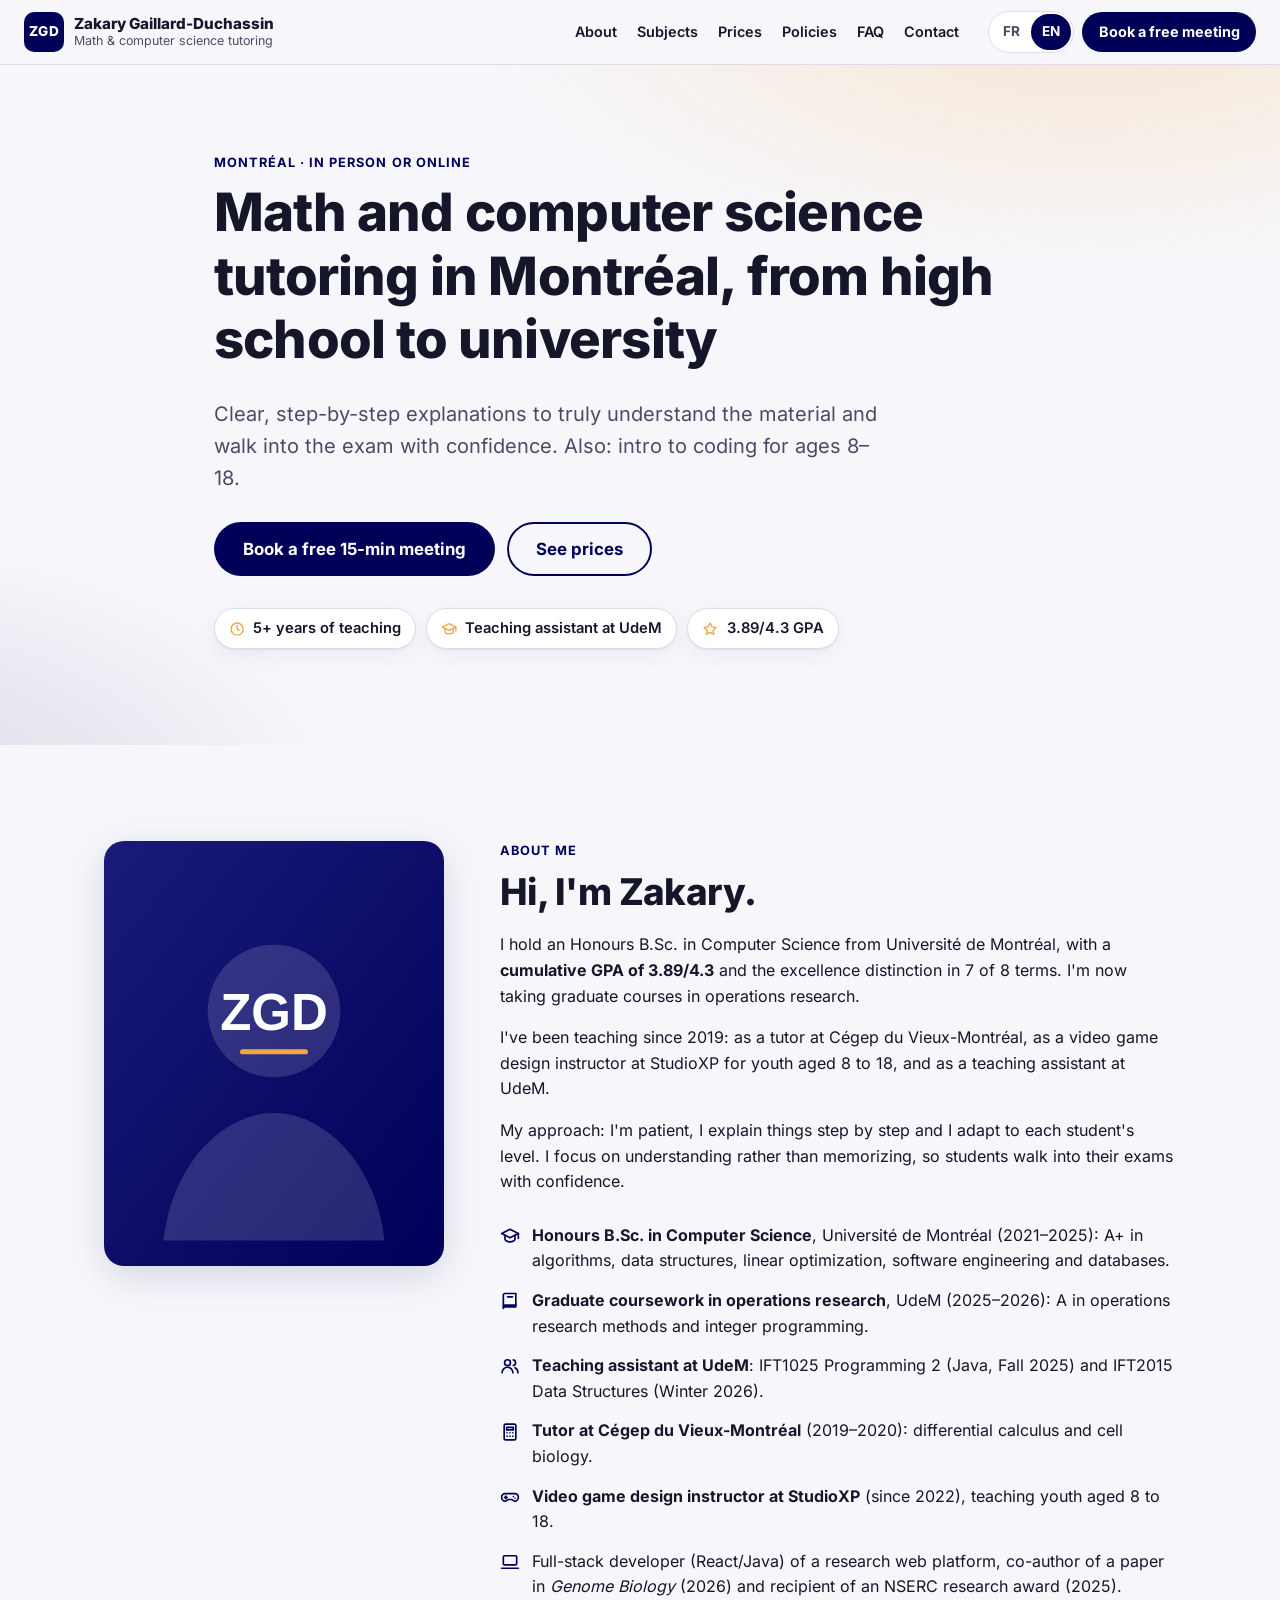
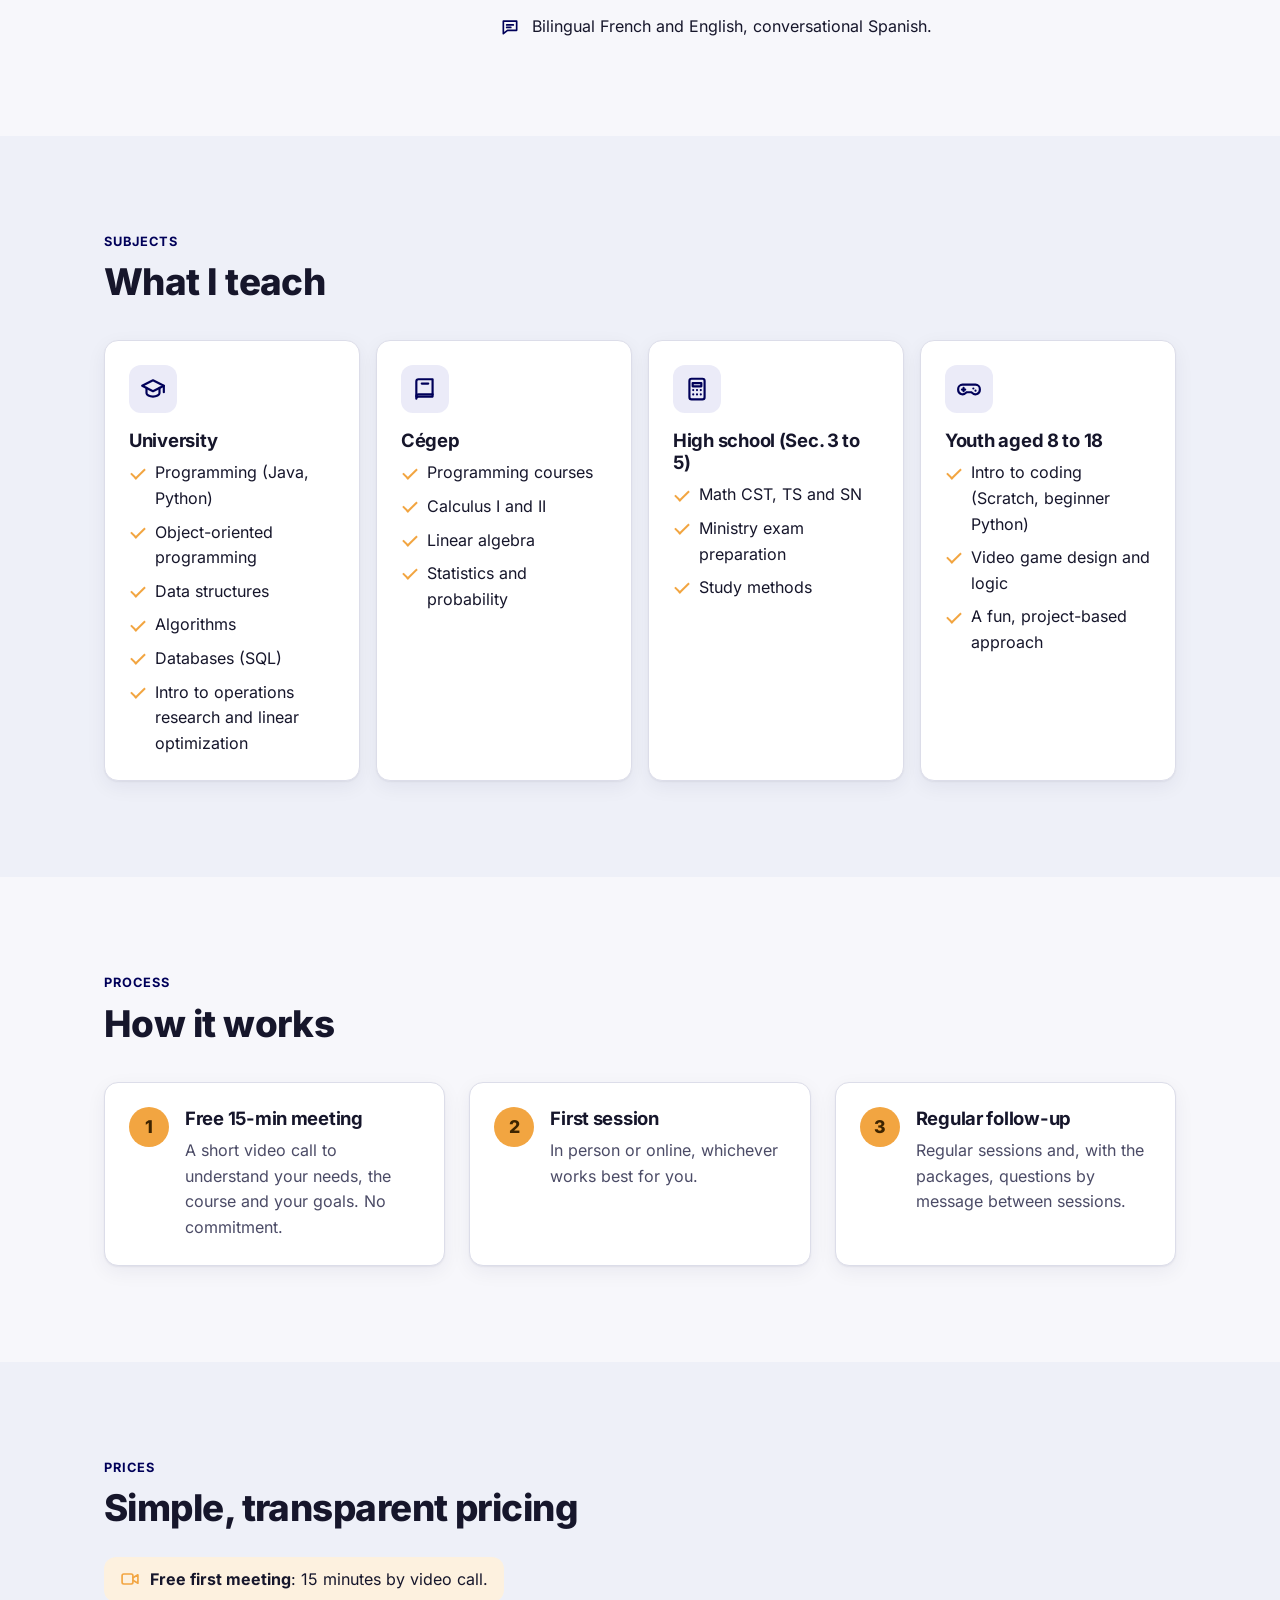
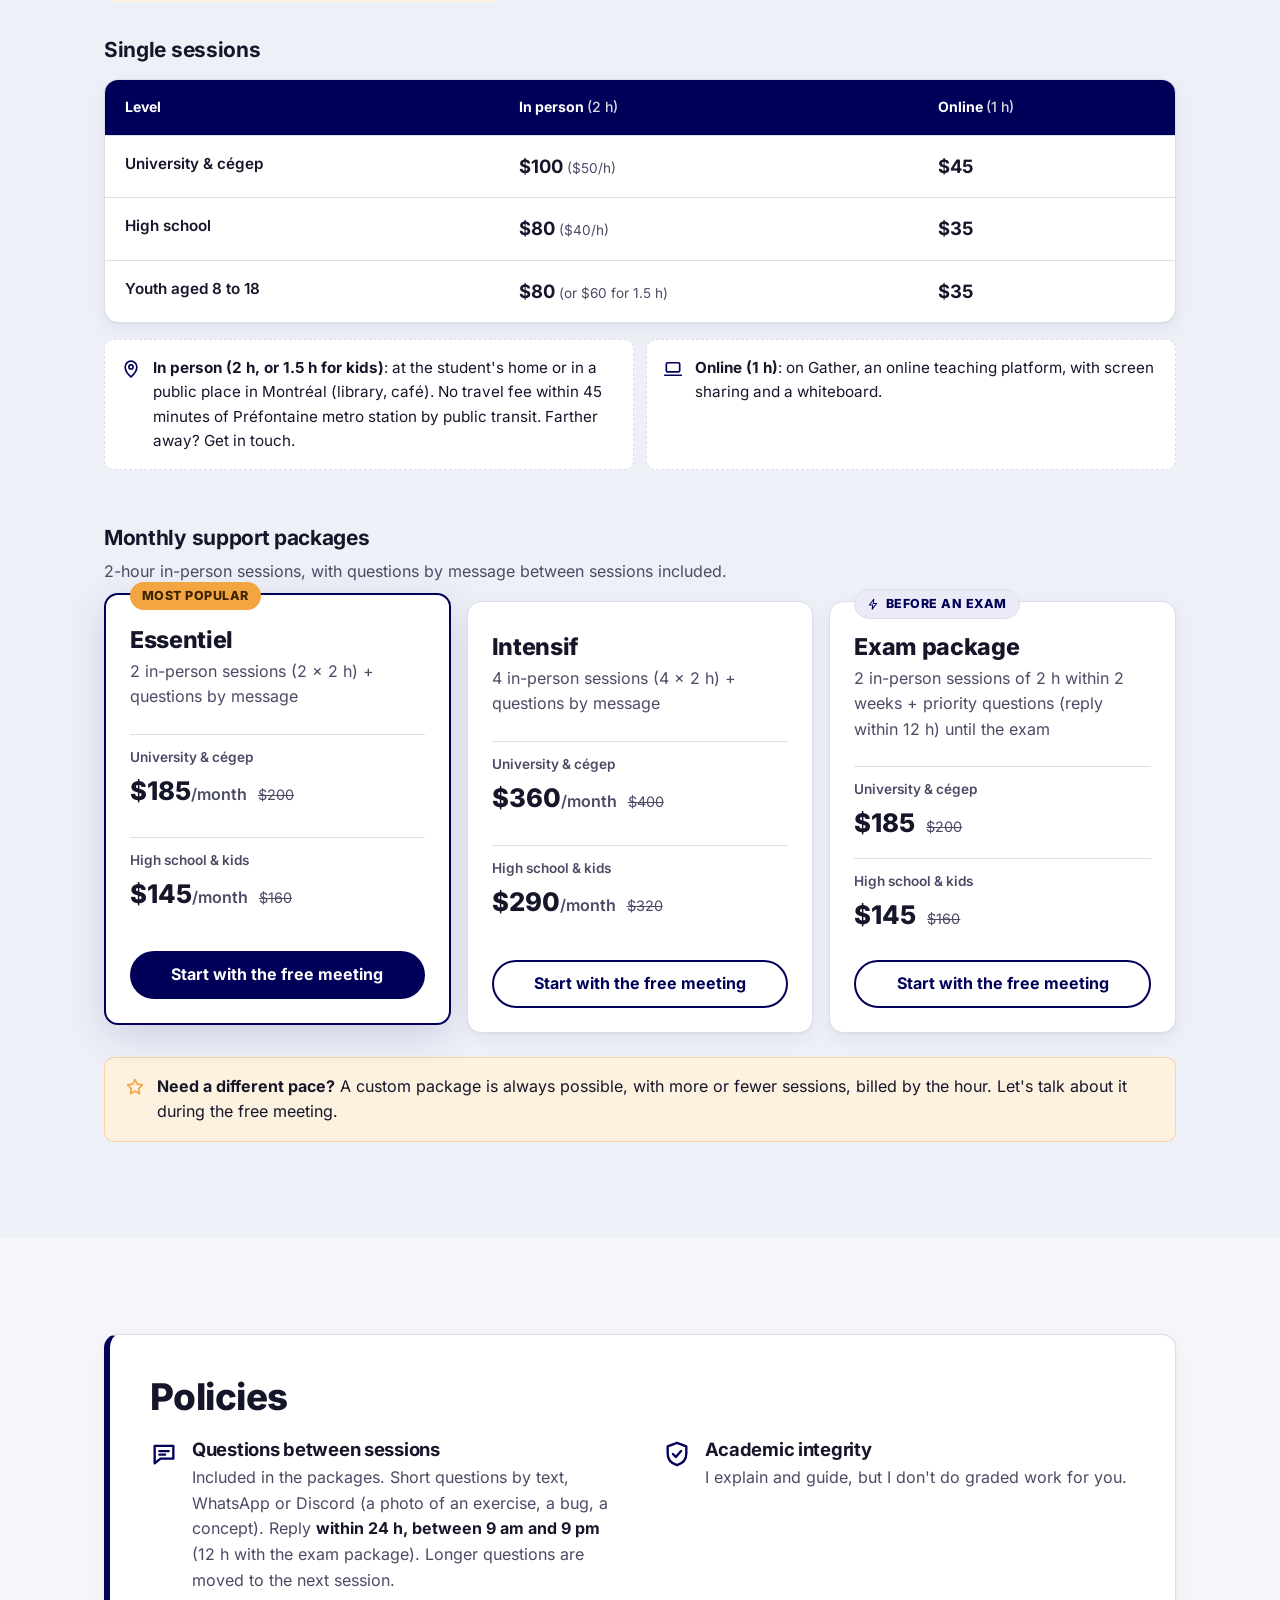
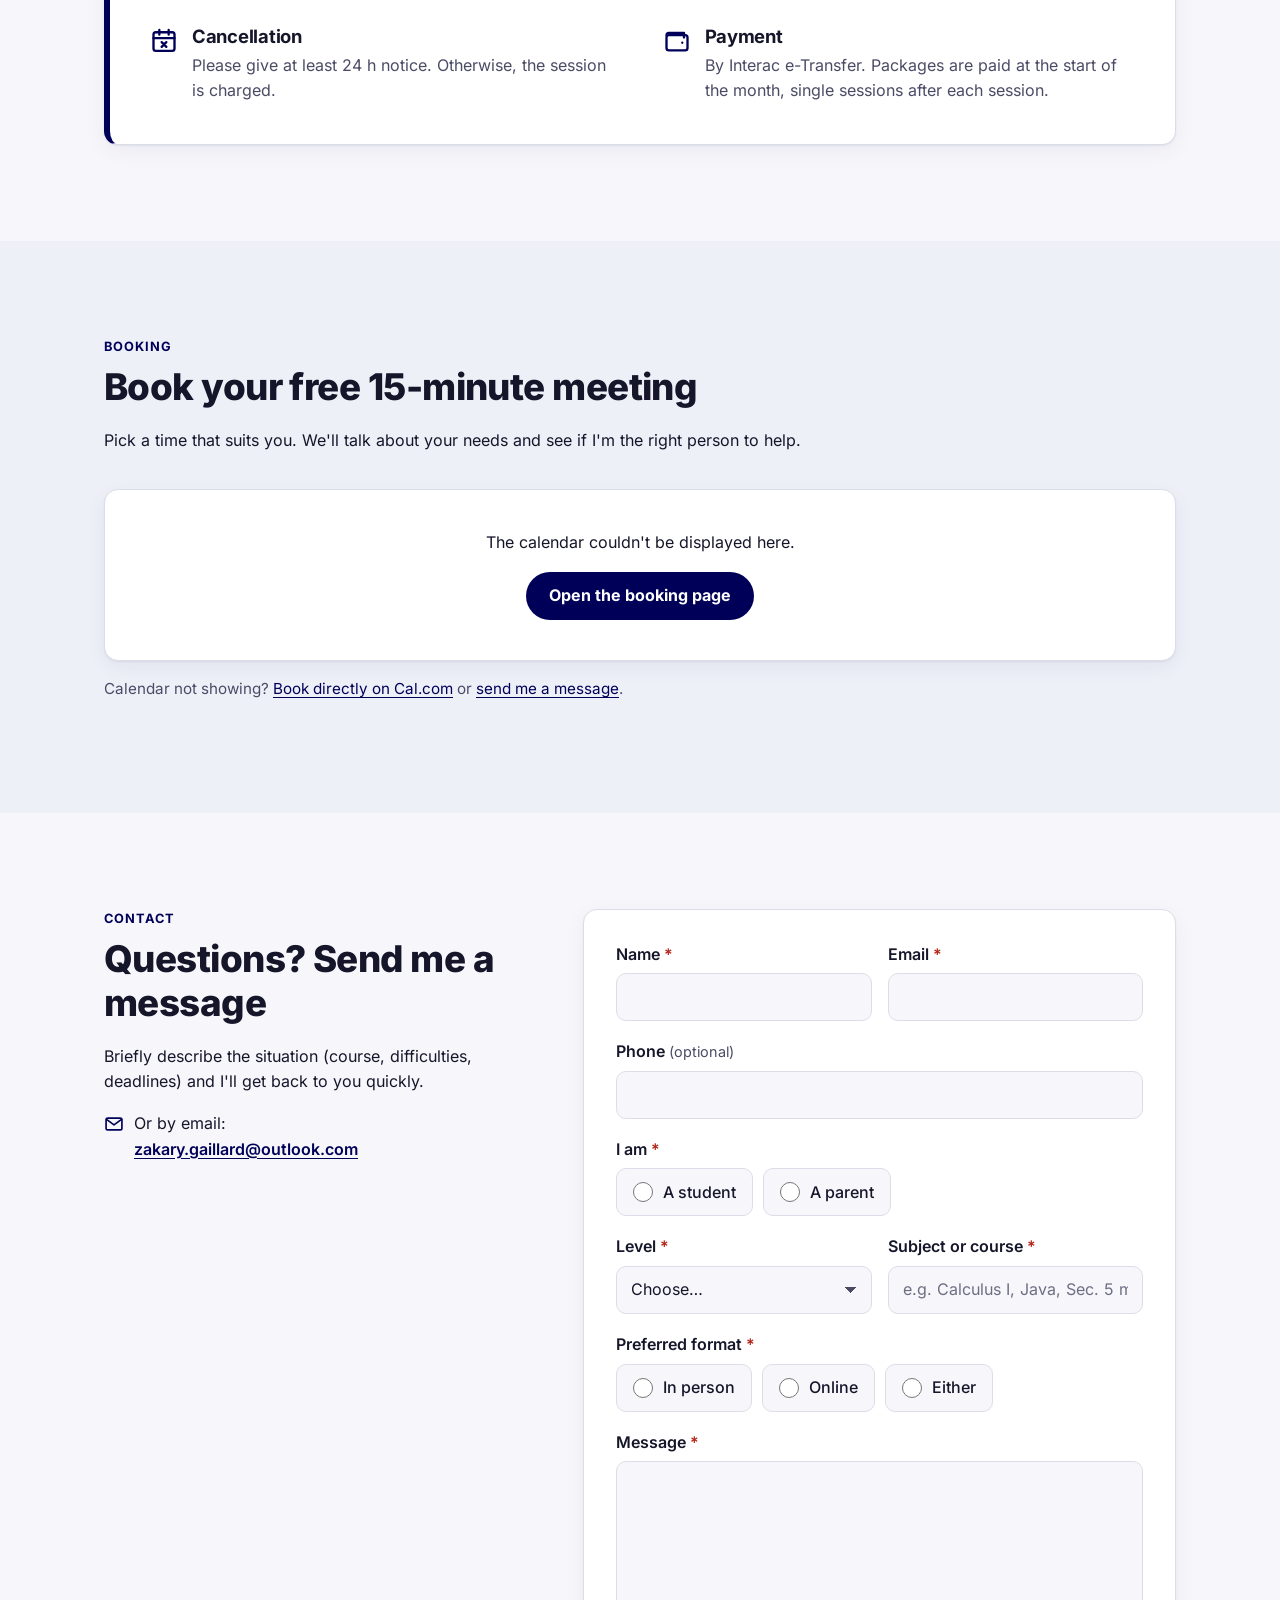
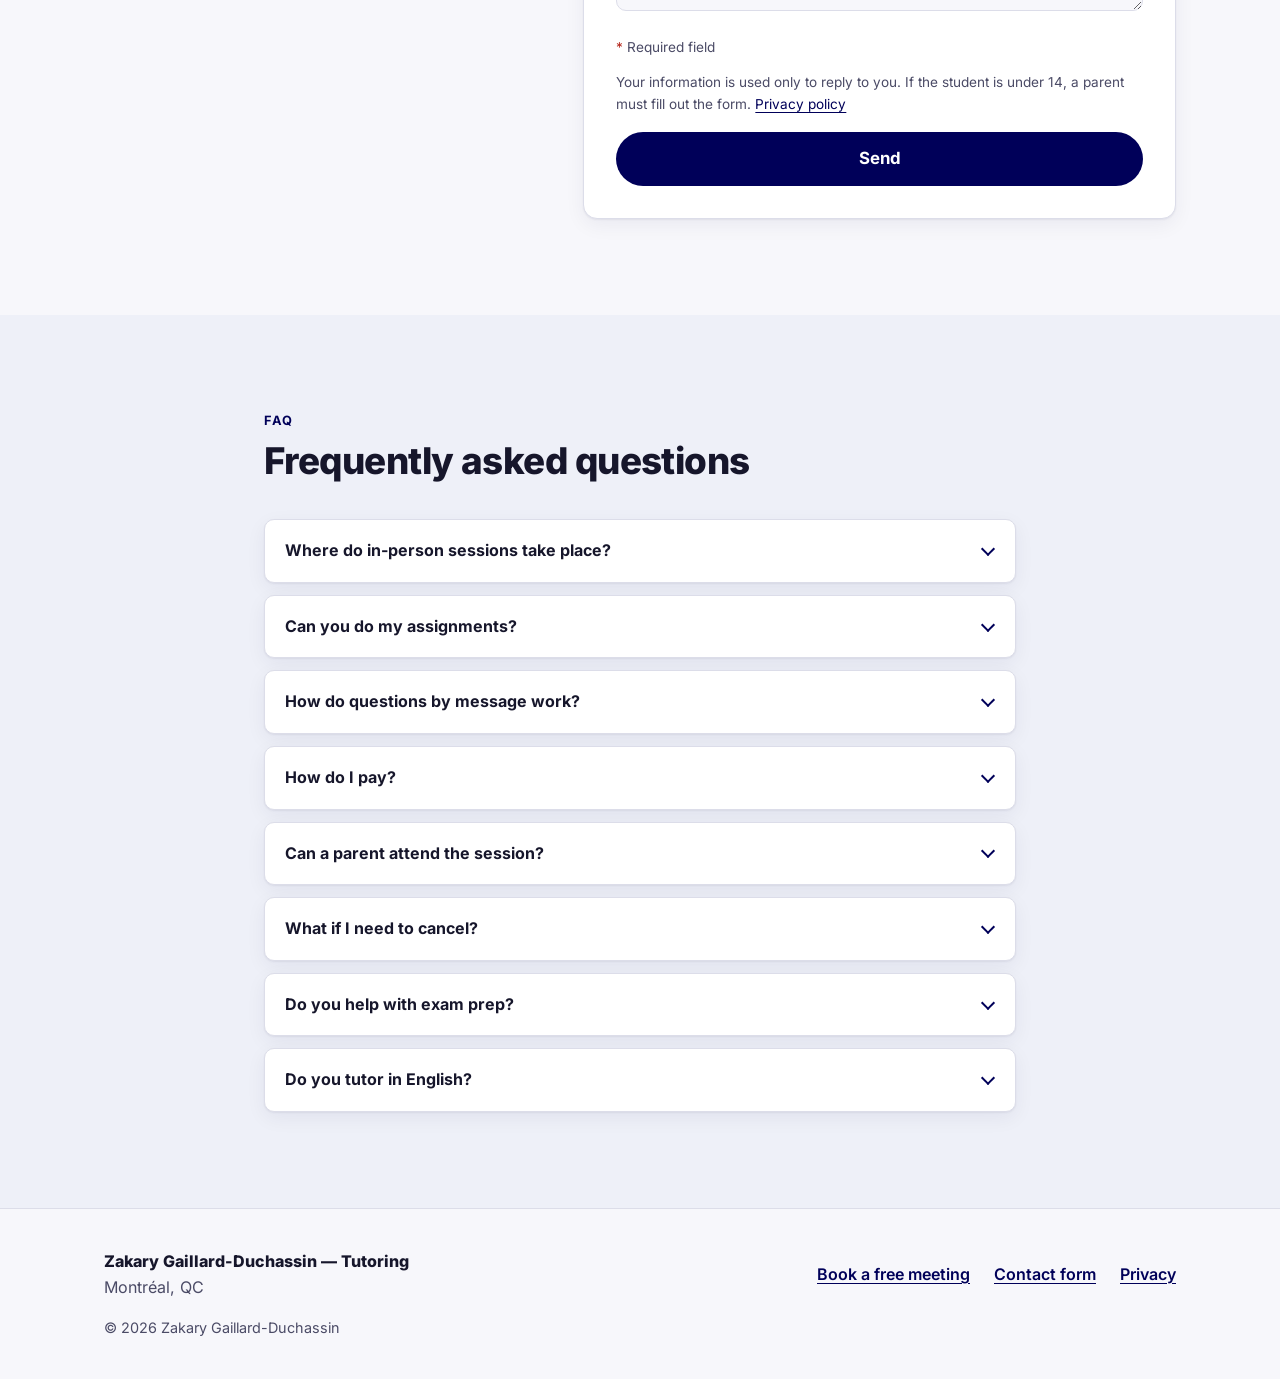
<file: en/index.html>
<!DOCTYPE html>
<!-- FICHIER GÉNÉRÉ par tools/build-en.js : ne pas modifier à la main.
     Modifiez index.html (structure) ou script.js (textes anglais), puis lancez : node tools/build-en.js -->
<html lang="en-CA" data-page="home" data-source-lang="en">
<head>
  <meta charset="utf-8">
  <meta name="viewport" content="width=device-width, initial-scale=1">
  <title>Math &amp; Computer Science Tutor in Montréal | Zakary Gaillard-Duchassin</title>
  <meta name="description" content="Math and computer science tutoring in Montréal, from high school to university: programming, calculus, linear algebra, statistics, high school math and intro to coding for ages 8–18. In person or online. Free 15-min first meeting.">
  <meta name="keywords" content="tuteur Montréal, tutorat informatique, cours de maths cégep, aide aux devoirs programmation, tuteur maths secondaire, tutorat Java Python, préparation examen ministère, cours de programmation enfants, tutor Montreal, math tutor Montreal">
  <meta name="author" content="Zakary Gaillard-Duchassin">
  <meta name="theme-color" content="#000059" media="(prefers-color-scheme: light)">
  <meta name="theme-color" content="#0d0f1f" media="(prefers-color-scheme: dark)">
  <meta name="color-scheme" content="light dark">
  <link rel="canonical" href="https://zgaillard.github.io/zgaillard-tutorat/en/">
  <link rel="alternate" hreflang="fr-CA" href="https://zgaillard.github.io/zgaillard-tutorat/">
  <link rel="alternate" hreflang="en-CA" href="https://zgaillard.github.io/zgaillard-tutorat/en/">
  <link rel="alternate" hreflang="x-default" href="https://zgaillard.github.io/zgaillard-tutorat/">

  <!-- Open Graph (Facebook, Messenger, WhatsApp…) -->
  <meta property="og:type" content="website">
  <meta property="og:site_name" content="Zakary Gaillard-Duchassin — Tutorat">
  <meta property="og:title" content="Math and computer science tutoring in Montréal">
  <meta property="og:description" content="From high school to university, in person or online. Teaching assistant at UdeM. Free 15-min first meeting.">
  <meta property="og:url" content="https://zgaillard.github.io/zgaillard-tutorat/en/">
  <meta property="og:image" content="https://zgaillard.github.io/zgaillard-tutorat/assets/og-image.png">
  <meta property="og:image:width" content="1200">
  <meta property="og:image:height" content="630">
  <meta property="og:image:alt" content="Zakary Gaillard-Duchassin — Math and computer science tutoring in Montréal">
  <meta property="og:locale" content="en_CA">
  <meta property="og:locale:alternate" content="fr_CA">
  <!-- Twitter / X -->
  <meta name="twitter:card" content="summary_large_image">
  <meta name="twitter:title" content="Math and computer science tutoring in Montréal">
  <meta name="twitter:description" content="From high school to university, in person or online. Free 15-min first meeting.">
  <meta name="twitter:image" content="https://zgaillard.github.io/zgaillard-tutorat/assets/og-image.png">

  <link rel="icon" href="../assets/favicon.svg" type="image/svg+xml">
  <link rel="icon" href="../assets/favicon-32.png" sizes="32x32" type="image/png">
  <link rel="apple-touch-icon" href="../assets/apple-touch-icon.png">

  <link rel="preload" href="../assets/fonts/inter-latin.woff2" as="font" type="font/woff2" crossorigin>
  <link rel="stylesheet" href="../styles.css">
  <script src="../script.js" defer></script>
  <script type="application/ld+json">
  {
    "@context": "https://schema.org",
    "@type": "ProfessionalService",
    "name": "Zakary Gaillard-Duchassin — Tutorat maths et informatique",
    "description": "Tutorat en maths et en informatique à Montréal, du secondaire à l'université, en personne ou en ligne.",
    "url": "https://zgaillard.github.io/zgaillard-tutorat/",
    "image": "https://zgaillard.github.io/zgaillard-tutorat/assets/og-image.png",
    "areaServed": { "@type": "City", "name": "Montréal" },
    "address": { "@type": "PostalAddress", "addressLocality": "Montréal", "addressRegion": "QC", "addressCountry": "CA" },
    "availableLanguage": ["fr", "en"],
    "priceRange": "35 $ – 360 $",
    "founder": {
      "@type": "Person",
      "name": "Zakary Gaillard-Duchassin",
      "jobTitle": "Tuteur en maths et en informatique",
      "alumniOf": { "@type": "CollegeOrUniversity", "name": "Université de Montréal" },
      "knowsLanguage": ["fr", "en", "es"]
    },
    "knowsAbout": ["Programmation Java", "Python", "Structures de données", "Algorithmique", "SQL", "Calcul différentiel et intégral", "Algèbre linéaire", "Statistiques", "Mathématiques du secondaire", "Scratch"]
  }
  </script>
</head>
<body>
  <!-- Icon sprite (inline SVG, no library) -->
  <svg class="sprite" width="0" height="0" aria-hidden="true" focusable="false">
    <defs>
      <symbol id="i-cap" viewBox="0 0 24 24"><path d="M2 9l10-5 10 5-10 5L2 9z"/><path d="M6 11v5c0 1.5 2.7 3 6 3s6-1.5 6-3v-5"/><path d="M22 9v6"/></symbol>
      <symbol id="i-book" viewBox="0 0 24 24"><path d="M4 5a2 2 0 012-2h13v16H6a2 2 0 00-2 2V5z"/><path d="M4 19a2 2 0 012-2h13"/><path d="M9 7h6"/></symbol>
      <symbol id="i-calc" viewBox="0 0 24 24"><rect x="5" y="2.5" width="14" height="19" rx="2"/><path d="M8 6.5h8v3H8z"/><path d="M8.5 13h.01M12 13h.01M15.5 13h.01M8.5 17h.01M12 17h.01M15.5 17h.01"/></symbol>
      <symbol id="i-game" viewBox="0 0 24 24"><path d="M6 8h12a4 4 0 014 4v1a4 4 0 01-7 2.6L14 15h-4l-1 .6A4 4 0 012 13v-1a4 4 0 014-4z"/><path d="M7 11v3M5.5 12.5h3"/><path d="M16 11.5h.01M18 13.5h.01"/></symbol>
      <symbol id="i-video" viewBox="0 0 24 24"><rect x="2.5" y="6" width="13" height="12" rx="2"/><path d="M15.5 10.5l6-3.5v10l-6-3.5"/></symbol>
      <symbol id="i-users" viewBox="0 0 24 24"><circle cx="9" cy="8" r="3.5"/><path d="M2.5 20a6.5 6.5 0 0113 0"/><path d="M16 4.6a3.5 3.5 0 010 6.8M18 14a6.5 6.5 0 013.5 6"/></symbol>
      <symbol id="i-chat" viewBox="0 0 24 24"><path d="M4 5h16v11H9l-5 4V5z"/><path d="M8 9.5h8M8 12.5h5"/></symbol>
      <symbol id="i-shield" viewBox="0 0 24 24"><path d="M12 2.5l8 3v6c0 5-3.4 8.6-8 10-4.6-1.4-8-5-8-10v-6l8-3z"/><path d="M8.5 12l2.5 2.5 4.5-5"/></symbol>
      <symbol id="i-cal-x" viewBox="0 0 24 24"><rect x="3" y="4.5" width="18" height="16" rx="2"/><path d="M3 9.5h18M8 2.5v4M16 2.5v4"/><path d="M10 13l4 4M14 13l-4 4"/></symbol>
      <symbol id="i-wallet" viewBox="0 0 24 24"><path d="M3 7a2 2 0 012-2h13v4"/><rect x="3" y="7" width="18" height="13" rx="2"/><path d="M16.5 13.5h.01"/></symbol>
      <symbol id="i-check" viewBox="0 0 24 24"><path d="M5 12.5l4.5 4.5L19 7.5"/></symbol>
      <symbol id="i-mail" viewBox="0 0 24 24"><rect x="2.5" y="5" width="19" height="14" rx="2"/><path d="M3 6.5l9 6.5 9-6.5"/></symbol>
      <symbol id="i-pin" viewBox="0 0 24 24"><path d="M12 21.5s-7-6.2-7-12a7 7 0 0114 0c0 5.8-7 12-7 12z"/><circle cx="12" cy="9.5" r="2.5"/></symbol>
      <symbol id="i-clock" viewBox="0 0 24 24"><circle cx="12" cy="12" r="9"/><path d="M12 7v5l3 2"/></symbol>
      <symbol id="i-laptop" viewBox="0 0 24 24"><rect x="4" y="4.5" width="16" height="11" rx="1.5"/><path d="M2 19.5h20"/></symbol>
      <symbol id="i-bolt" viewBox="0 0 24 24"><path d="M13 2.5L4.5 13.5H11l-1 8 8.5-11H12l1-8z"/></symbol>
      <symbol id="i-star" viewBox="0 0 24 24"><path d="M12 3l2.7 5.6 6.1.9-4.4 4.3 1 6.1L12 17l-5.4 2.9 1-6.1-4.4-4.3 6.1-.9L12 3z"/></symbol>
      <symbol id="i-menu" viewBox="0 0 24 24"><path d="M4 7h16M4 12h16M4 17h16"/></symbol>
      <symbol id="i-close" viewBox="0 0 24 24"><path d="M6 6l12 12M18 6L6 18"/></symbol>
    </defs>
  </svg>

  <a class="skip-link" href="#main" data-i18n="skip">Skip to content</a>

  <!-- 1. Header -->
  <header class="site-header">
    <div class="container header-inner">
      <a class="brand" href="#top" aria-label="Zakary Gaillard-Duchassin — Tutoring" data-i18n-attr="aria-label:brand.label">
        <span class="brand-mark" aria-hidden="true">ZGD</span>
        <span class="brand-text">
          <span class="brand-name"><span>Zakary</span> <span>Gaillard-Duchassin</span></span>
          <span class="brand-sub" data-i18n="brand.sub">Math &amp; computer science tutoring</span>
        </span>
      </a>

      <nav class="site-nav" id="site-nav" aria-label="Main navigation" data-i18n-attr="aria-label:nav.label">
        <ul>
          <li><a href="#a-propos" data-i18n="nav.about">About</a></li>
          <li><a href="#matieres" data-i18n="nav.subjects">Subjects</a></li>
          <li><a href="#tarifs" data-i18n="nav.prices">Prices</a></li>
          <li><a href="#fonctionnement" data-i18n="nav.rules">Policies</a></li>
          <li><a href="#faq" data-i18n="nav.faq">FAQ</a></li>
          <li><a href="#contact" data-i18n="nav.contact">Contact</a></li>
        </ul>
      </nav>

      <div class="header-actions">
        <div class="lang-toggle" role="group" aria-label="Langue / Language">
          <button type="button" class="lang-btn" data-lang="fr" aria-pressed="false" lang="fr"><span aria-hidden="true">FR</span><span class="sr-only">Français</span></button>
          <button type="button" class="lang-btn" data-lang="en" aria-pressed="true" lang="en"><span aria-hidden="true">EN</span><span class="sr-only">English</span></button>
        </div>
        <a class="btn btn-primary btn-sm header-cta" href="#reserver" data-i18n="cta.bookShort">Book a free meeting</a>
        <button type="button" class="menu-btn" aria-expanded="false" aria-controls="site-nav" aria-label="Open menu" data-i18n-attr="aria-label:nav.menu">
          <svg class="icon icon-open" aria-hidden="true"><use href="#i-menu"/></svg>
          <svg class="icon icon-close" aria-hidden="true"><use href="#i-close"/></svg>
        </button>
      </div>
    </div>
  </header>

  <main id="main">
    <!-- 2. Hero -->
    <section class="hero" id="top" aria-labelledby="hero-title">
      <div class="container hero-inner">
        <p class="eyebrow" data-i18n="hero.eyebrow">Montréal · in person or online</p>
        <h1 id="hero-title" data-i18n="hero.title">Math and computer science tutoring in Montréal, from high school to university</h1>
        <p class="hero-sub" data-i18n="hero.sub">Clear, step-by-step explanations to truly understand the material and walk into the exam with confidence. Also: intro to coding for ages 8–18.</p>
        <div class="hero-ctas">
          <a class="btn btn-primary btn-lg" href="#reserver" data-i18n="cta.bookLong">Book a free 15-min meeting</a>
          <a class="btn btn-ghost btn-lg" href="#tarifs" data-i18n="cta.prices">See prices</a>
        </div>
        <ul class="badges">
          <li><svg class="icon" aria-hidden="true"><use href="#i-clock"/></svg><span data-i18n="badge.years">5+ years of teaching</span></li>
          <li><svg class="icon" aria-hidden="true"><use href="#i-cap"/></svg><span data-i18n="badge.ta">Teaching assistant at UdeM</span></li>
          <li><svg class="icon" aria-hidden="true"><use href="#i-star"/></svg><span data-i18n="badge.gpa">3.89/4.3 GPA</span></li>
        </ul>
      </div>
    </section>

    <!-- 3. About -->
    <section class="section" id="a-propos" aria-labelledby="about-title">
      <div class="container about">
        <div class="about-photo">
          <!-- Remplacer par votre photo : assets/photo.jpg (format portrait 4:5, ~800×1000 px) -->
          <img src="../assets/photo-placeholder.svg" width="400" height="500" alt="Photo of Zakary Gaillard-Duchassin" data-i18n-attr="alt:about.photoAlt" loading="lazy" decoding="async">
        </div>
        <div class="about-text">
          <p class="eyebrow" data-i18n="about.eyebrow">About me</p>
          <h2 id="about-title" data-i18n="about.title">Hi, I'm Zakary.</h2>
          <p data-i18n="about.p1">I hold an Honours B.Sc. in Computer Science from Université de Montréal, with a <strong>cumulative GPA of 3.89/4.3</strong> and the excellence distinction in 7 of 8 terms. I'm now taking graduate courses in operations research.</p>
          <p data-i18n="about.p2">I've been teaching since 2019: as a tutor at Cégep du Vieux-Montréal, as a video game design instructor at StudioXP for youth aged 8 to 18, and as a teaching assistant at UdeM.</p>
          <p data-i18n="about.p3">My approach: I'm patient, I explain things step by step and I adapt to each student's level. I focus on understanding rather than memorizing, so students walk into their exams with confidence.</p>

          <ul class="facts">
            <li><svg class="icon" aria-hidden="true"><use href="#i-cap"/></svg><span data-i18n="about.f1"><strong>Honours B.Sc. in Computer Science</strong>, Université de Montréal (2021–2025): A+ in algorithms, data structures, linear optimization, software engineering and databases.</span></li>
            <li><svg class="icon" aria-hidden="true"><use href="#i-book"/></svg><span data-i18n="about.f2"><strong>Graduate coursework in operations research</strong>, UdeM (2025–2026): A in operations research methods and integer programming.</span></li>
            <li><svg class="icon" aria-hidden="true"><use href="#i-users"/></svg><span data-i18n="about.f3"><strong>Teaching assistant at UdeM</strong>: IFT1025 Programming 2 (Java, Fall 2025) and IFT2015 Data Structures (Winter 2026).</span></li>
            <li><svg class="icon" aria-hidden="true"><use href="#i-calc"/></svg><span data-i18n="about.f4"><strong>Tutor at Cégep du Vieux-Montréal</strong> (2019–2020): differential calculus and cell biology.</span></li>
            <li><svg class="icon" aria-hidden="true"><use href="#i-game"/></svg><span data-i18n="about.f5"><strong>Video game design instructor at StudioXP</strong> (since 2022), teaching youth aged 8 to 18.</span></li>
            <li><svg class="icon" aria-hidden="true"><use href="#i-laptop"/></svg><span data-i18n="about.f6">Full-stack developer (React/Java) of a research web platform, co-author of a paper in <em>Genome Biology</em> (2026) and recipient of an NSERC research award (2025).</span></li>
            <li><svg class="icon" aria-hidden="true"><use href="#i-chat"/></svg><span data-i18n="about.f7">Bilingual French and English, conversational Spanish.</span></li>
          </ul>
        </div>
      </div>
    </section>

    <!-- 4. What I teach -->
    <section class="section section-alt" id="matieres" aria-labelledby="subjects-title">
      <div class="container">
        <div class="section-head">
          <p class="eyebrow" data-i18n="subjects.eyebrow">Subjects</p>
          <h2 id="subjects-title" data-i18n="subjects.title">What I teach</h2>
        </div>
        <div class="cards cards-4">
          <article class="card">
            <div class="card-icon" aria-hidden="true"><svg class="icon"><use href="#i-cap"/></svg></div>
            <h3 data-i18n="subjects.uni.title">University</h3>
            <ul class="ticks">
              <li data-i18n="subjects.uni.1">Programming (Java, Python)</li>
              <li data-i18n="subjects.uni.2">Object-oriented programming</li>
              <li data-i18n="subjects.uni.3">Data structures</li>
              <li data-i18n="subjects.uni.4">Algorithms</li>
              <li data-i18n="subjects.uni.5">Databases (SQL)</li>
              <li data-i18n="subjects.uni.6">Intro to operations research and linear optimization</li>
            </ul>
          </article>
          <article class="card">
            <div class="card-icon" aria-hidden="true"><svg class="icon"><use href="#i-book"/></svg></div>
            <h3 data-i18n="subjects.cegep.title">Cégep</h3>
            <ul class="ticks">
              <li data-i18n="subjects.cegep.1">Programming courses</li>
              <li data-i18n="subjects.cegep.2">Calculus I and II</li>
              <li data-i18n="subjects.cegep.3">Linear algebra</li>
              <li data-i18n="subjects.cegep.4">Statistics and probability</li>
            </ul>
          </article>
          <article class="card">
            <div class="card-icon" aria-hidden="true"><svg class="icon"><use href="#i-calc"/></svg></div>
            <h3 data-i18n="subjects.hs.title">High school (Sec. 3 to 5)</h3>
            <ul class="ticks">
              <li data-i18n="subjects.hs.1">Math CST, TS and SN</li>
              <li data-i18n="subjects.hs.2">Ministry exam preparation</li>
              <li data-i18n="subjects.hs.3">Study methods</li>
            </ul>
          </article>
          <article class="card">
            <div class="card-icon" aria-hidden="true"><svg class="icon"><use href="#i-game"/></svg></div>
            <h3 data-i18n="subjects.kids.title">Youth aged 8 to 18</h3>
            <ul class="ticks">
              <li data-i18n="subjects.kids.1">Intro to coding (Scratch, beginner Python)</li>
              <li data-i18n="subjects.kids.2">Video game design and logic</li>
              <li data-i18n="subjects.kids.3">A fun, project-based approach</li>
            </ul>
          </article>
        </div>
      </div>
    </section>

    <!-- 5. How it works -->
    <section class="section" id="deroulement" aria-labelledby="steps-title">
      <div class="container">
        <div class="section-head">
          <p class="eyebrow" data-i18n="steps.eyebrow">Process</p>
          <h2 id="steps-title" data-i18n="steps.title">How it works</h2>
        </div>
        <ol class="steps">
          <li class="step">
            <span class="step-num" aria-hidden="true">1</span>
            <div>
              <h3 data-i18n="steps.1.title">Free 15-min meeting</h3>
              <p data-i18n="steps.1.text">A short video call to understand your needs, the course and your goals. No commitment.</p>
            </div>
          </li>
          <li class="step">
            <span class="step-num" aria-hidden="true">2</span>
            <div>
              <h3 data-i18n="steps.2.title">First session</h3>
              <p data-i18n="steps.2.text">In person or online, whichever works best for you.</p>
            </div>
          </li>
          <li class="step">
            <span class="step-num" aria-hidden="true">3</span>
            <div>
              <h3 data-i18n="steps.3.title">Regular follow-up</h3>
              <p data-i18n="steps.3.text">Regular sessions and, with the packages, questions by message between sessions.</p>
            </div>
          </li>
        </ol>
      </div>
    </section>

    <!-- 6. Prices -->
    <section class="section section-alt" id="tarifs" aria-labelledby="prices-title">
      <div class="container">
        <div class="section-head">
          <p class="eyebrow" data-i18n="prices.eyebrow">Prices</p>
          <h2 id="prices-title" data-i18n="prices.title">Simple, transparent pricing</h2>
          <p class="free-note"><svg class="icon" aria-hidden="true"><use href="#i-video"/></svg><span data-i18n="prices.free"><strong>Free first meeting</strong>: 15 minutes by video call.</span></p>
        </div>

        <h3 class="sub-title" data-i18n="prices.sessionTitle">Single sessions</h3>
        <div class="table-wrap">
          <table class="price-table">
            <caption class="sr-only" data-i18n="prices.caption">Prices per session, in person and online</caption>
            <thead>
              <tr>
                <th scope="col" data-i18n="prices.colLevel">Level</th>
                <th scope="col"><span data-i18n="prices.colInPerson">In person</span> <span class="th-note" data-i18n="prices.colInPersonDur">(2 h)</span></th>
                <th scope="col"><span data-i18n="prices.colOnline">Online</span> <span class="th-note" data-i18n="prices.colOnlineDur">(1 h)</span></th>
              </tr>
            </thead>
            <tbody>
              <tr>
                <th scope="row" data-i18n="prices.rowUni">University &amp; cégep</th>
                <td><strong data-price="session.uniInPerson">$100</strong> <span class="muted" data-i18n="prices.uniHourly">(<span data-price="session.uniHourly">$50</span>/h)</span></td>
                <td><strong data-price="session.uniOnline">$45</strong></td>
              </tr>
              <tr>
                <th scope="row" data-i18n="prices.rowHs">High school</th>
                <td><strong data-price="session.hsInPerson">$80</strong> <span class="muted" data-i18n="prices.hsHourly">(<span data-price="session.hsHourly">$40</span>/h)</span></td>
                <td><strong data-price="session.hsOnline">$35</strong></td>
              </tr>
              <tr>
                <th scope="row" data-i18n="prices.rowKids">Youth aged 8 to 18</th>
                <td><strong data-price="session.kidsInPerson">$80</strong> <span class="muted" data-i18n="prices.kidsShort">(or <span data-price="session.kidsShort">$60</span> for 1.5 h)</span></td>
                <td><strong data-price="session.kidsOnline">$35</strong></td>
              </tr>
            </tbody>
          </table>
        </div>

        <div class="format-notes">
          <div class="format-note">
            <svg class="icon" aria-hidden="true"><use href="#i-pin"/></svg>
            <p data-i18n="prices.inPersonNote"><strong>In person (2 h, or 1.5 h for kids)</strong>: at the student's home or in a public place in Montréal (library, café). No travel fee within 45 minutes of Préfontaine metro station by public transit. Farther away? Get in touch.</p>
          </div>
          <div class="format-note">
            <svg class="icon" aria-hidden="true"><use href="#i-laptop"/></svg>
            <p data-i18n="prices.onlineNote"><strong>Online (1 h)</strong>: on Gather, an online teaching platform, with screen sharing and a whiteboard.</p>
          </div>
        </div>

        <h3 class="sub-title" data-i18n="prices.packagesTitle">Monthly support packages</h3>
        <p class="sub-lead" data-i18n="prices.packagesLead">2-hour in-person sessions, with questions by message between sessions included.</p>
        <div class="cards cards-3 packages">
          <article class="card package package-featured" aria-labelledby="pkg-essentiel">
            <span class="ribbon" data-i18n="prices.popular">Most popular</span>
            <h4 id="pkg-essentiel" class="package-name">Essentiel</h4>
            <p class="package-desc" data-i18n="prices.essentielDesc">2 in-person sessions (2 × 2 h) + questions by message</p>
            <dl class="package-prices">
              <div>
                <dt data-i18n="prices.lvlUni">University &amp; cégep</dt>
                <dd><strong data-price="essentiel.uni">$185</strong><span class="per" data-i18n="prices.perMonth">/month</span> <s class="muted"><span class="sr-only" data-i18n="prices.insteadOf">instead of</span> <span data-price="essentiel.uniRegular">$200</span></s></dd>
              </div>
              <div>
                <dt data-i18n="prices.lvlHsKids">High school &amp; kids</dt>
                <dd><strong data-price="essentiel.hs">$145</strong><span class="per" data-i18n="prices.perMonth">/month</span> <s class="muted"><span class="sr-only" data-i18n="prices.insteadOf">instead of</span> <span data-price="essentiel.hsRegular">$160</span></s></dd>
              </div>
            </dl>
            <a class="btn btn-primary btn-block" href="#reserver" data-i18n="cta.start">Start with the free meeting</a>
          </article>

          <article class="card package" aria-labelledby="pkg-intensif">
            <h4 id="pkg-intensif" class="package-name">Intensif</h4>
            <p class="package-desc" data-i18n="prices.intensifDesc">4 in-person sessions (4 × 2 h) + questions by message</p>
            <dl class="package-prices">
              <div>
                <dt data-i18n="prices.lvlUni">University &amp; cégep</dt>
                <dd><strong data-price="intensif.uni">$360</strong><span class="per" data-i18n="prices.perMonth">/month</span> <s class="muted"><span class="sr-only" data-i18n="prices.insteadOf">instead of</span> <span data-price="intensif.uniRegular">$400</span></s></dd>
              </div>
              <div>
                <dt data-i18n="prices.lvlHsKids">High school &amp; kids</dt>
                <dd><strong data-price="intensif.hs">$290</strong><span class="per" data-i18n="prices.perMonth">/month</span> <s class="muted"><span class="sr-only" data-i18n="prices.insteadOf">instead of</span> <span data-price="intensif.hsRegular">$320</span></s></dd>
              </div>
            </dl>
            <a class="btn btn-ghost btn-block" href="#reserver" data-i18n="cta.start">Start with the free meeting</a>
          </article>

          <article class="card package" aria-labelledby="pkg-exam">
            <span class="ribbon ribbon-soft"><svg class="icon" aria-hidden="true"><use href="#i-bolt"/></svg><span data-i18n="prices.examTag">Before an exam</span></span>
            <h4 id="pkg-exam" class="package-name" data-i18n="prices.examName">Exam package</h4>
            <p class="package-desc" data-i18n="prices.examDesc">2 in-person sessions of 2 h within 2 weeks + priority questions (reply within 12 h) until the exam</p>
            <dl class="package-prices">
              <div>
                <dt data-i18n="prices.lvlUni">University &amp; cégep</dt>
                <dd><strong data-price="exam.uni">$185</strong> <s class="muted"><span class="sr-only" data-i18n="prices.insteadOf">instead of</span> <span data-price="exam.uniRegular">$200</span></s></dd>
              </div>
              <div>
                <dt data-i18n="prices.lvlHsKids">High school &amp; kids</dt>
                <dd><strong data-price="exam.hs">$145</strong> <s class="muted"><span class="sr-only" data-i18n="prices.insteadOf">instead of</span> <span data-price="exam.hsRegular">$160</span></s></dd>
              </div>
            </dl>
            <a class="btn btn-ghost btn-block" href="#reserver" data-i18n="cta.start">Start with the free meeting</a>
          </article>
        </div>

        <div class="custom-note">
          <svg class="icon" aria-hidden="true"><use href="#i-star"/></svg>
          <p data-i18n="prices.customNote"><strong>Need a different pace?</strong> A custom package is always possible, with more or fewer sessions, billed by the hour. Let's talk about it during the free meeting.</p>
        </div>
      </div>
    </section>

    <!-- 7. Rules -->
    <section class="section" id="fonctionnement" aria-labelledby="rules-title">
      <div class="container">
        <div class="rules-box">
          <h2 id="rules-title" data-i18n="rules.title">Policies</h2>
          <div class="rules">
            <div class="rule">
              <svg class="icon" aria-hidden="true"><use href="#i-chat"/></svg>
              <div>
                <h3 data-i18n="rules.q.title">Questions between sessions</h3>
                <p data-i18n="rules.q.text">Included in the packages. Short questions by text, WhatsApp or Discord (a photo of an exercise, a bug, a concept). Reply <strong>within 24 h, between 9 am and 9 pm</strong> (12 h with the exam package). Longer questions are moved to the next session.</p>
              </div>
            </div>
            <div class="rule">
              <svg class="icon" aria-hidden="true"><use href="#i-shield"/></svg>
              <div>
                <h3 data-i18n="rules.integrity.title">Academic integrity</h3>
                <p data-i18n="rules.integrity.text">I explain and guide, but I don't do graded work for you.</p>
              </div>
            </div>
            <div class="rule">
              <svg class="icon" aria-hidden="true"><use href="#i-cal-x"/></svg>
              <div>
                <h3 data-i18n="rules.cancel.title">Cancellation</h3>
                <p data-i18n="rules.cancel.text">Please give at least 24 h notice. Otherwise, the session is charged.</p>
              </div>
            </div>
            <div class="rule">
              <svg class="icon" aria-hidden="true"><use href="#i-wallet"/></svg>
              <div>
                <h3 data-i18n="rules.pay.title">Payment</h3>
                <p data-i18n="rules.pay.text">By Interac e-Transfer. Packages are paid at the start of the month, single sessions after each session.</p>
              </div>
            </div>
          </div>
        </div>
      </div>
    </section>

    <!-- 8. Booking -->
    <section class="section section-alt" id="reserver" aria-labelledby="book-title">
      <div class="container">
        <div class="section-head">
          <p class="eyebrow" data-i18n="book.eyebrow">Booking</p>
          <h2 id="book-title" data-i18n="book.title">Book your free 15-minute meeting</h2>
          <p data-i18n="book.lead">Pick a time that suits you. We'll talk about your needs and see if I'm the right person to help.</p>
        </div>
        <!-- Lien Cal.com (3 endroits dans ce fichier) : zgaillard/15min -->
        <div class="cal-wrap">
          <div id="cal-inline" class="cal-inline" data-cal-link="zgaillard/15min">
            <p class="cal-loading" data-i18n="book.loading">Loading the calendar…</p>
          </div>
          <div class="cal-fallback" id="cal-fallback" hidden>
            <p data-i18n="book.fallbackError">The calendar couldn't be displayed here.</p>
            <a class="btn btn-primary" href="https://cal.com/zgaillard/15min" target="_blank" rel="noopener" data-i18n="book.fallbackBtn">Open the booking page</a>
          </div>
        </div>
        <p class="cal-alt">
          <span data-i18n="book.altText">Calendar not showing?</span>
          <a href="https://cal.com/zgaillard/15min" target="_blank" rel="noopener" data-i18n="book.altLink">Book directly on Cal.com</a>
          <span data-i18n="book.altOr">or</span>
          <a href="#contact" data-i18n="book.altContact">send me a message</a>.
        </p>
      </div>
    </section>

    <!-- 9. Contact -->
    <section class="section" id="contact" aria-labelledby="contact-title">
      <div class="container contact">
        <div class="contact-intro">
          <p class="eyebrow" data-i18n="contact.eyebrow">Contact</p>
          <h2 id="contact-title" data-i18n="contact.title">Questions? Send me a message</h2>
          <p data-i18n="contact.lead">Briefly describe the situation (course, difficulties, deadlines) and I'll get back to you quickly.</p>
          <p class="contact-email">
            <svg class="icon" aria-hidden="true"><use href="#i-mail"/></svg>
            <span><span data-i18n="contact.emailLabel">Or by email:</span>
            <a id="email-link" data-user="zakary.gaillard" data-domain="outlook.com" href="#contact">zakary.gaillard [at] outlook.com</a></span>
          </p>
        </div>

        <!-- Formspree : identifiant du formulaire mkjjedok -->
        <form class="contact-form" id="contact-form" action="https://formspree.io/f/mkjjedok" method="POST">
          <input type="hidden" name="_subject" value="Nouvelle demande — site de tutorat">
          <input type="hidden" name="langue" id="form-lang" value="fr">
          <!-- Honeypot anti-spam : invisible pour les humains -->
          <div class="hp" aria-hidden="true">
            <label for="f-gotcha">Ne pas remplir</label>
            <input type="text" id="f-gotcha" name="_gotcha" tabindex="-1" autocomplete="off">
          </div>

          <div class="field-row">
            <div class="field">
              <label for="f-name"><span data-i18n="form.name">Name</span> <span class="req" aria-hidden="true">*</span></label>
              <input type="text" id="f-name" name="nom" autocomplete="name" required aria-describedby="e-name">
              <p class="error" id="e-name"></p>
            </div>
            <div class="field">
              <label for="f-email"><span data-i18n="form.email">Email</span> <span class="req" aria-hidden="true">*</span></label>
              <input type="email" id="f-email" name="email" autocomplete="email" inputmode="email" required aria-describedby="e-email">
              <p class="error" id="e-email"></p>
            </div>
          </div>

          <div class="field">
            <label for="f-phone"><span data-i18n="form.phone">Phone</span> <span class="optional" data-i18n="form.optional">(optional)</span></label>
            <input type="tel" id="f-phone" name="telephone" autocomplete="tel" inputmode="tel">
          </div>

          <fieldset class="field" aria-describedby="e-role">
            <legend><span data-i18n="form.role">I am</span> <span class="req" aria-hidden="true">*</span></legend>
            <div class="choices">
              <label class="choice"><input type="radio" name="profil" value="eleve" required> <span data-i18n="form.roleStudent">A student</span></label>
              <label class="choice"><input type="radio" name="profil" value="parent"> <span data-i18n="form.roleParent">A parent</span></label>
            </div>
            <p class="error" id="e-role"></p>
          </fieldset>

          <div class="field-row">
            <div class="field">
              <label for="f-level"><span data-i18n="form.level">Level</span> <span class="req" aria-hidden="true">*</span></label>
              <select id="f-level" name="niveau" required aria-describedby="e-level">
                <option value="" data-i18n="form.levelChoose">Choose…</option>
                <option value="universite" data-i18n="form.levelUni">University</option>
                <option value="cegep" data-i18n="form.levelCegep">Cégep</option>
                <option value="secondaire" data-i18n="form.levelHs">High school</option>
                <option value="jeunes-8-18" data-i18n="form.levelKids">Youth aged 8 to 18</option>
              </select>
              <p class="error" id="e-level"></p>
            </div>
            <div class="field">
              <label for="f-subject"><span data-i18n="form.subject">Subject or course</span> <span class="req" aria-hidden="true">*</span></label>
              <input type="text" id="f-subject" name="matiere" required aria-describedby="e-subject" placeholder="e.g. Calculus I, Java, Sec. 5 math" data-i18n-attr="placeholder:form.subjectPh">
              <p class="error" id="e-subject"></p>
            </div>
          </div>

          <fieldset class="field" aria-describedby="e-format">
            <legend><span data-i18n="form.format">Preferred format</span> <span class="req" aria-hidden="true">*</span></legend>
            <div class="choices">
              <label class="choice"><input type="radio" name="format" value="en-personne" required> <span data-i18n="form.formatInPerson">In person</span></label>
              <label class="choice"><input type="radio" name="format" value="en-ligne"> <span data-i18n="form.formatOnline">Online</span></label>
              <label class="choice"><input type="radio" name="format" value="peu-importe"> <span data-i18n="form.formatEither">Either</span></label>
            </div>
            <p class="error" id="e-format"></p>
          </fieldset>

          <div class="field">
            <label for="f-message"><span data-i18n="form.message">Message</span> <span class="req" aria-hidden="true">*</span></label>
            <textarea id="f-message" name="message" rows="5" required aria-describedby="e-message"></textarea>
            <p class="error" id="e-message"></p>
          </div>

          <p class="form-hint"><span class="req" aria-hidden="true">*</span> <span data-i18n="form.required">Required field</span></p>
          <p class="form-consent" data-i18n="form.consent">Your information is used only to reply to you. If the student is under 14, a parent must fill out the form. <a href="../confidentialite.html">Privacy policy</a></p>
          <button type="submit" class="btn btn-primary btn-lg btn-block" id="form-submit" data-i18n="form.submit">Send</button>
          <div class="form-status" id="form-status" role="status" aria-live="polite" tabindex="-1" hidden></div>
        </form>
      </div>
    </section>

    <!-- 10. FAQ -->
    <section class="section section-alt" id="faq" aria-labelledby="faq-title">
      <div class="container container-narrow">
        <div class="section-head">
          <p class="eyebrow" data-i18n="faq.eyebrow">FAQ</p>
          <h2 id="faq-title" data-i18n="faq.title">Frequently asked questions</h2>
        </div>
        <div class="faq">
          <details>
            <summary data-i18n="faq.1.q">Where do in-person sessions take place?</summary>
            <p data-i18n="faq.1.a">At the student's home or in a public place in Montréal, such as a library or café. There's no travel fee within 45 minutes of Préfontaine metro station by public transit. If you're farther away, get in touch and we'll find a solution.</p>
          </details>
          <details>
            <summary data-i18n="faq.2.q">Can you do my assignments?</summary>
            <p data-i18n="faq.2.a">No. I explain and guide, but I don't do graded work for you. I can, however, help you understand the material and the method so you can succeed on your own.</p>
          </details>
          <details>
            <summary data-i18n="faq.3.q">How do questions by message work?</summary>
            <p data-i18n="faq.3.a">With a package, you can send me short questions by text, WhatsApp or Discord: a photo of an exercise, a bug, a concept. I reply within 24 h, between 9 am and 9 pm (within 12 h with the exam package). Longer questions are moved to the next session.</p>
          </details>
          <details>
            <summary data-i18n="faq.4.q">How do I pay?</summary>
            <p data-i18n="faq.4.a">By Interac e-Transfer. Packages are paid at the start of the month and single sessions after each session.</p>
          </details>
          <details>
            <summary data-i18n="faq.5.q">Can a parent attend the session?</summary>
            <p data-i18n="faq.5.a">Yes, of course. Parents are welcome at the free meeting and at sessions, especially with younger kids.</p>
          </details>
          <details>
            <summary data-i18n="faq.6.q">What if I need to cancel?</summary>
            <p data-i18n="faq.6.a">Let me know at least 24 h in advance and we'll reschedule. Cancellations with less than 24 h notice are charged.</p>
          </details>
          <details>
            <summary data-i18n="faq.7.q">Do you help with exam prep?</summary>
            <p data-i18n="faq.7.a">Yes. The exam package includes 2 sessions of 2 h within 2 weeks and priority questions (reply within 12 h) until the exam. For high school, I also prepare students for ministry exams.</p>
          </details>
          <details>
            <summary data-i18n="faq.8.q">Do you tutor in English?</summary>
            <p data-i18n="faq.8.a">Yes. I'm bilingual: sessions can be in French or English, whichever you prefer.</p>
          </details>
        </div>
      </div>
    </section>
  </main>

  <!-- 11. Footer -->
  <footer class="site-footer">
    <div class="container footer-inner">
      <div>
        <p class="footer-name">Zakary Gaillard-Duchassin — <span data-i18n="footer.tutoring">Tutoring</span></p>
        <p class="muted">Montréal, QC</p>
      </div>
      <ul class="footer-links">
        <li><a href="#reserver" data-i18n="footer.book">Book a free meeting</a></li>
        <li><a href="#contact" data-i18n="footer.contact">Contact form</a></li>
        <li><a href="../confidentialite.html" data-i18n="footer.privacy">Privacy</a></li>
      </ul>
      <p class="muted footer-copy">© <span id="year">2026</span> Zakary Gaillard-Duchassin</p>
    </div>
  </footer>

  <!-- Sticky mobile booking button -->
  <a class="btn btn-primary mobile-cta" id="mobile-cta" href="#reserver">
    <svg class="icon" aria-hidden="true"><use href="#i-video"/></svg>
    <span data-i18n="cta.mobile">Book the free meeting</span>
  </a>
</body>
</html>
</file>
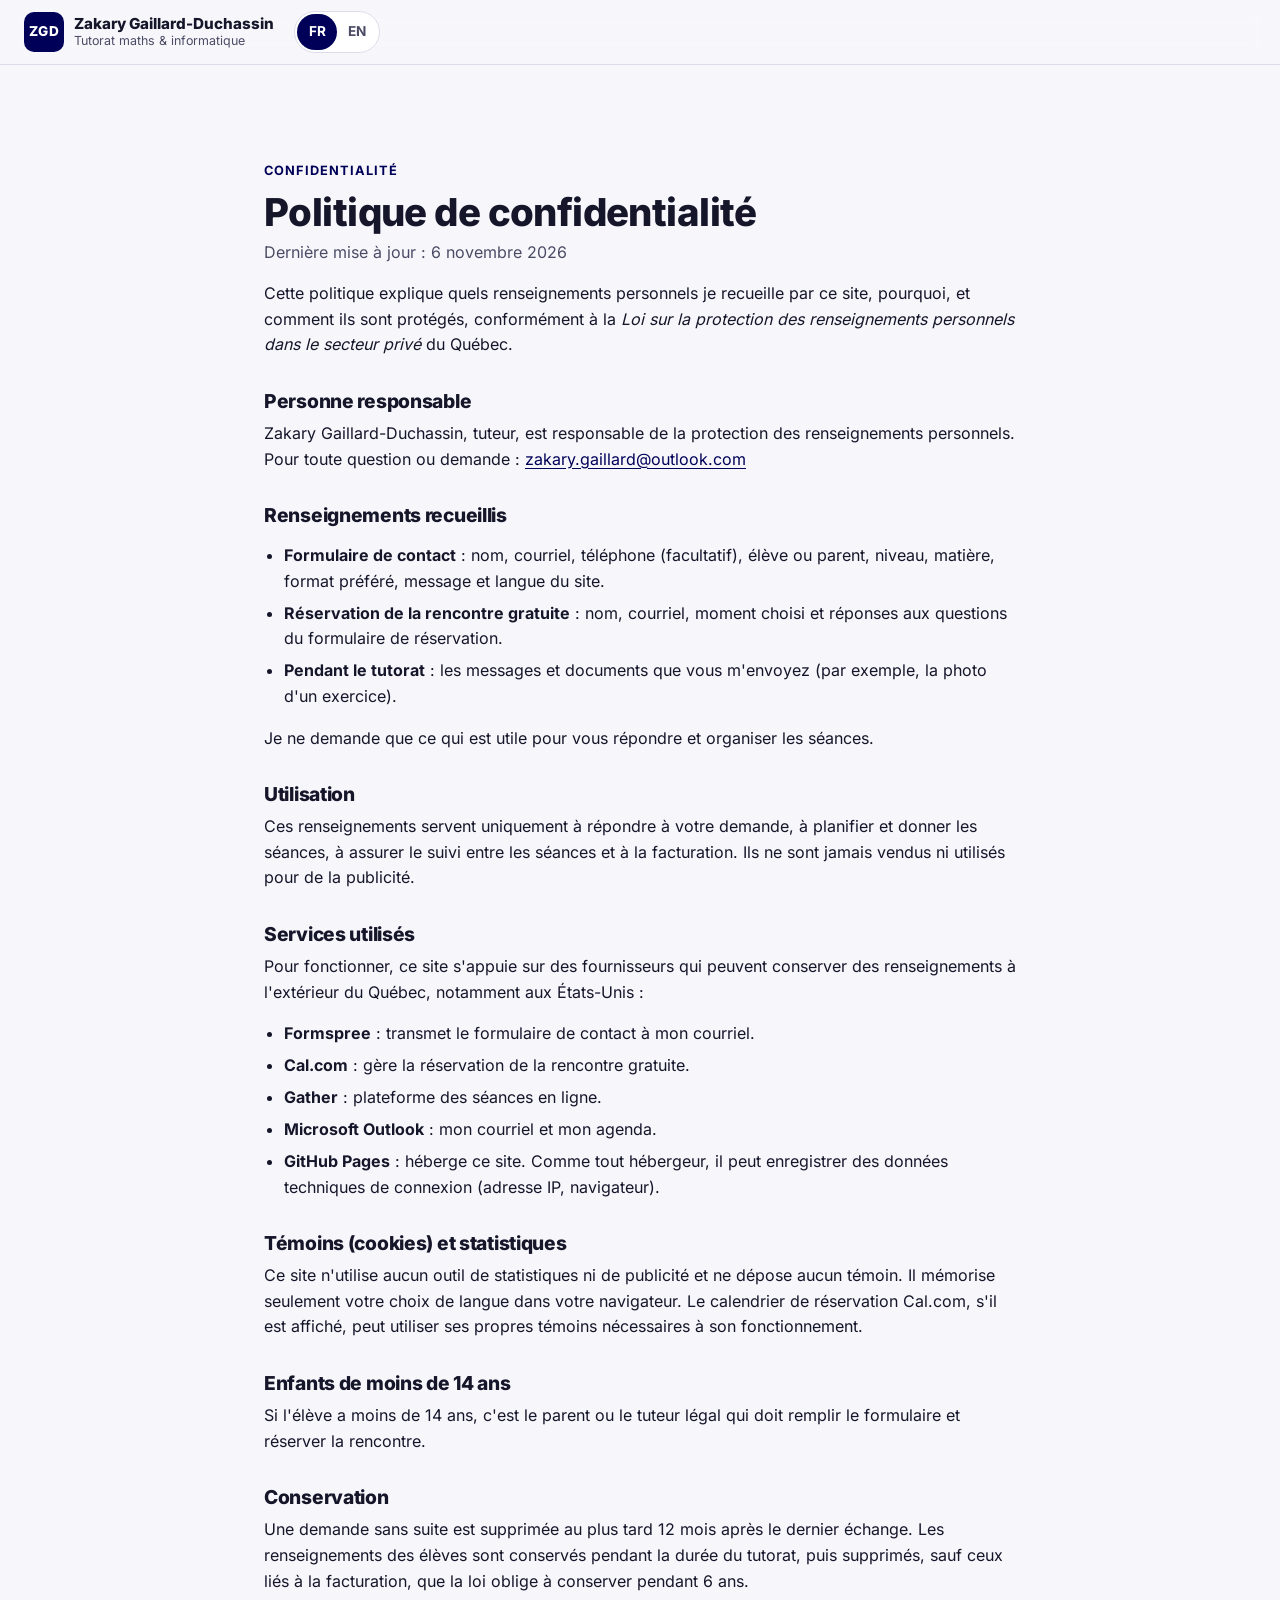
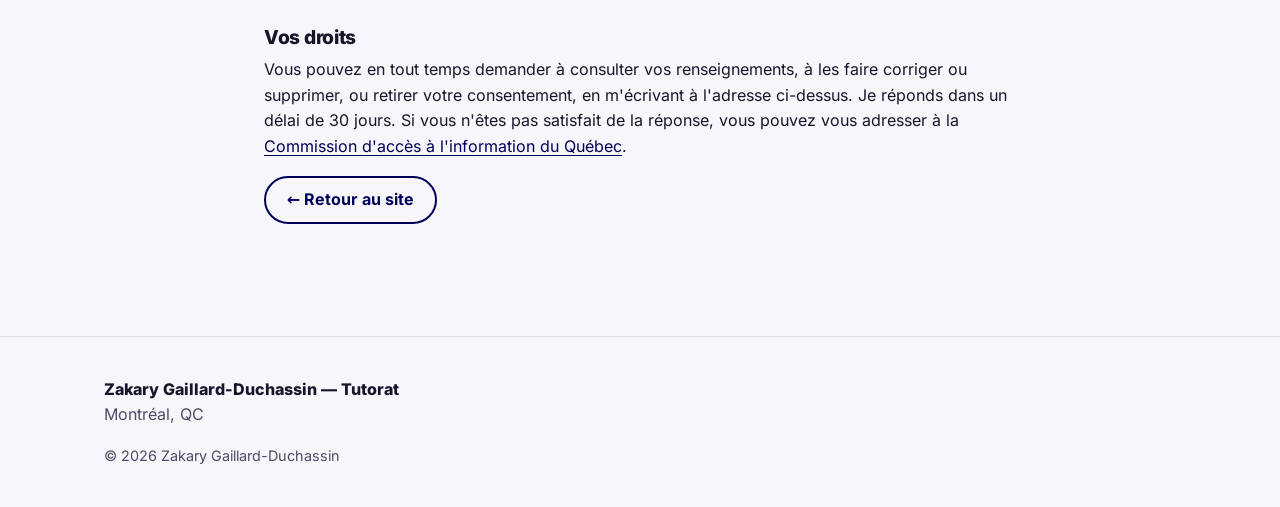
<file: confidentialite.html>
<!DOCTYPE html>
<html lang="fr-CA" data-page="privacy" data-meta-prefix="privacy.meta">
<head>
  <meta charset="utf-8">
  <meta name="viewport" content="width=device-width, initial-scale=1">
  <title>Politique de confidentialité | Zakary Gaillard-Duchassin — Tutorat</title>
  <meta name="description" content="Comment les renseignements personnels transmis par le formulaire de contact et la prise de rendez-vous sont recueillis, utilisés et protégés.">
  <meta name="robots" content="noindex, follow">
  <meta name="theme-color" content="#000059" media="(prefers-color-scheme: light)">
  <meta name="theme-color" content="#0d0f1f" media="(prefers-color-scheme: dark)">
  <meta name="color-scheme" content="light dark">
  <link rel="icon" href="assets/favicon.svg" type="image/svg+xml">
  <link rel="icon" href="assets/favicon-32.png" sizes="32x32" type="image/png">
  <link rel="apple-touch-icon" href="assets/apple-touch-icon.png">
  <link rel="preload" href="assets/fonts/inter-latin.woff2" as="font" type="font/woff2" crossorigin>
  <link rel="stylesheet" href="styles.css">
  <script src="script.js" defer></script>
</head>
<body>
  <a class="skip-link" href="#main" data-i18n="skip">Aller au contenu</a>

  <header class="site-header">
    <div class="container header-inner">
      <a class="brand" href="./" data-home-link aria-label="Zakary Gaillard-Duchassin — Tutorat">
        <span class="brand-mark" aria-hidden="true">ZGD</span>
        <span class="brand-text">
          <span class="brand-name"><span>Zakary</span> <span>Gaillard-Duchassin</span></span>
          <span class="brand-sub" data-i18n="brand.sub">Tutorat maths &amp; informatique</span>
        </span>
      </a>
      <div class="header-actions">
        <div class="lang-toggle" role="group" aria-label="Langue / Language">
          <button type="button" class="lang-btn" data-lang="fr" aria-pressed="true" lang="fr"><span aria-hidden="true">FR</span><span class="sr-only">Français</span></button>
          <button type="button" class="lang-btn" data-lang="en" aria-pressed="false" lang="en"><span aria-hidden="true">EN</span><span class="sr-only">English</span></button>
        </div>
      </div>
    </div>
  </header>

  <main id="main" class="section legal">
    <div class="container container-narrow">

      <!-- ===================== FRANÇAIS ===================== -->
      <article class="only-fr" lang="fr-CA">
        <p class="eyebrow">Confidentialité</p>
        <h1>Politique de confidentialité</h1>
        <p class="muted">Dernière mise à jour : 6 novembre 2026</p>

        <p>Cette politique explique quels renseignements personnels je recueille par ce site, pourquoi, et comment ils sont protégés, conformément à la <em>Loi sur la protection des renseignements personnels dans le secteur privé</em> du Québec.</p>

        <h2>Personne responsable</h2>
        <p>Zakary Gaillard-Duchassin, tuteur, est responsable de la protection des renseignements personnels.<br>
        Pour toute question ou demande : <a class="js-email" href="#">zakary.gaillard [at] outlook.com</a></p>

        <h2>Renseignements recueillis</h2>
        <ul>
          <li><strong>Formulaire de contact</strong> : nom, courriel, téléphone (facultatif), élève ou parent, niveau, matière, format préféré, message et langue du site.</li>
          <li><strong>Réservation de la rencontre gratuite</strong> : nom, courriel, moment choisi et réponses aux questions du formulaire de réservation.</li>
          <li><strong>Pendant le tutorat</strong> : les messages et documents que vous m'envoyez (par exemple, la photo d'un exercice).</li>
        </ul>
        <p>Je ne demande que ce qui est utile pour vous répondre et organiser les séances.</p>

        <h2>Utilisation</h2>
        <p>Ces renseignements servent uniquement à répondre à votre demande, à planifier et donner les séances, à assurer le suivi entre les séances et à la facturation. Ils ne sont jamais vendus ni utilisés pour de la publicité.</p>

        <h2>Services utilisés</h2>
        <p>Pour fonctionner, ce site s'appuie sur des fournisseurs qui peuvent conserver des renseignements à l'extérieur du Québec, notamment aux États-Unis :</p>
        <ul>
          <li><strong>Formspree</strong> : transmet le formulaire de contact à mon courriel.</li>
          <li><strong>Cal.com</strong> : gère la réservation de la rencontre gratuite.</li>
          <li><strong>Gather</strong> : plateforme des séances en ligne.</li>
          <li><strong>Microsoft Outlook</strong> : mon courriel et mon agenda.</li>
          <li><strong>GitHub Pages</strong> : héberge ce site. Comme tout hébergeur, il peut enregistrer des données techniques de connexion (adresse IP, navigateur).</li>
        </ul>

        <h2>Témoins (cookies) et statistiques</h2>
        <p>Ce site n'utilise aucun outil de statistiques ni de publicité et ne dépose aucun témoin. Il mémorise seulement votre choix de langue dans votre navigateur. Le calendrier de réservation Cal.com, s'il est affiché, peut utiliser ses propres témoins nécessaires à son fonctionnement.</p>

        <h2>Enfants de moins de 14 ans</h2>
        <p>Si l'élève a moins de 14 ans, c'est le parent ou le tuteur légal qui doit remplir le formulaire et réserver la rencontre.</p>

        <h2>Conservation</h2>
        <p>Une demande sans suite est supprimée au plus tard 12 mois après le dernier échange. Les renseignements des élèves sont conservés pendant la durée du tutorat, puis supprimés, sauf ceux liés à la facturation, que la loi oblige à conserver pendant 6 ans.</p>

        <h2>Vos droits</h2>
        <p>Vous pouvez en tout temps demander à consulter vos renseignements, à les faire corriger ou supprimer, ou retirer votre consentement, en m'écrivant à l'adresse ci-dessus. Je réponds dans un délai de 30 jours. Si vous n'êtes pas satisfait de la réponse, vous pouvez vous adresser à la <a href="https://www.cai.gouv.qc.ca/" target="_blank" rel="noopener">Commission d'accès à l'information du Québec</a>.</p>

        <p><a class="btn btn-ghost" href="./" data-home-link>← Retour au site</a></p>
      </article>

      <!-- ===================== ENGLISH ===================== -->
      <article class="only-en" lang="en-CA">
        <p class="eyebrow">Privacy</p>
        <h1>Privacy policy</h1>
        <p class="muted">Last updated: November 6, 2026</p>

        <p>This policy explains what personal information I collect through this website, why, and how it is protected, in accordance with Québec's <em>Act respecting the protection of personal information in the private sector</em>.</p>

        <h2>Person in charge</h2>
        <p>Zakary Gaillard-Duchassin, tutor, is responsible for the protection of personal information.<br>
        For any question or request: <a class="js-email" href="#">zakary.gaillard [at] outlook.com</a></p>

        <h2>Information collected</h2>
        <ul>
          <li><strong>Contact form</strong>: name, email, phone (optional), student or parent, level, subject, preferred format, message and site language.</li>
          <li><strong>Free meeting booking</strong>: name, email, chosen time and answers to the booking form's questions.</li>
          <li><strong>During tutoring</strong>: the messages and files you send me (for example, a photo of an exercise).</li>
        </ul>
        <p>I only ask for what is needed to reply to you and organize sessions.</p>

        <h2>Use</h2>
        <p>This information is used only to reply to your request, schedule and give sessions, provide follow-up between sessions, and for billing. It is never sold or used for advertising.</p>

        <h2>Services used</h2>
        <p>This website relies on providers that may store information outside Québec, including in the United States:</p>
        <ul>
          <li><strong>Formspree</strong>: forwards the contact form to my email.</li>
          <li><strong>Cal.com</strong>: handles booking of the free meeting.</li>
          <li><strong>Gather</strong>: platform for online sessions.</li>
          <li><strong>Microsoft Outlook</strong>: my email and calendar.</li>
          <li><strong>GitHub Pages</strong>: hosts this website. Like any host, it may log technical connection data (IP address, browser).</li>
        </ul>

        <h2>Cookies and analytics</h2>
        <p>This website uses no analytics or advertising tools and sets no cookies. It only remembers your language choice in your browser. The Cal.com booking calendar, when displayed, may use its own cookies needed for it to work.</p>

        <h2>Children under 14</h2>
        <p>If the student is under 14, a parent or legal guardian must fill out the form and book the meeting.</p>

        <h2>Retention</h2>
        <p>An inquiry that doesn't lead to tutoring is deleted no later than 12 months after the last exchange. Student information is kept for the duration of tutoring, then deleted, except billing records, which the law requires me to keep for 6 years.</p>

        <h2>Your rights</h2>
        <p>You may at any time ask to access your information, have it corrected or deleted, or withdraw your consent, by writing to the address above. I reply within 30 days. If you are not satisfied with the response, you may contact the <a href="https://www.cai.gouv.qc.ca/" target="_blank" rel="noopener">Commission d'accès à l'information du Québec</a>.</p>

        <p><a class="btn btn-ghost" href="./" data-home-link>← Back to the site</a></p>
      </article>
    </div>
  </main>

  <footer class="site-footer">
    <div class="container footer-inner">
      <div>
        <p class="footer-name">Zakary Gaillard-Duchassin — <span data-i18n="footer.tutoring">Tutorat</span></p>
        <p class="muted">Montréal, QC</p>
      </div>
      <p class="muted footer-copy">© <span id="year">2026</span> Zakary Gaillard-Duchassin</p>
    </div>
  </footer>
</body>
</html>
</file>
<file: styles.css>
/* ==========================================================================
   Zakary Gaillard-Duchassin — Tutorat
   Mobile-first. Couleurs définies comme variables CSS ci-dessous.
   ========================================================================== */

/* Police Inter hébergée sur le site (aucune requête vers Google) — licence : assets/fonts/OFL.txt */
@font-face {
  font-family: "Inter";
  font-style: normal;
  font-weight: 400 800;
  font-display: swap;
  src: url("assets/fonts/inter-latin.woff2") format("woff2");
}

:root {
  --primary: #000059;          /* bleu marine (CV) */
  --primary-hover: #1a1a7a;
  --on-primary: #ffffff;
  --primary-soft: #ebebf8;
  --accent: #f2a541;           /* accent chaleureux (ambre) */
  --accent-soft: #fdf1df;
  --on-accent: #3d2400;

  --bg: #f7f7fb;
  --bg-alt: #eef0f8;
  --surface: #ffffff;
  --text: #16162b;
  --muted: #4b4b66;
  --border: #dcdde9;
  --link: #000059;
  --focus: #f2a541;
  --error: #b42318;
  --success: #067647;
  --success-soft: #e7f6ee;
  --error-soft: #fdecea;

  --radius: 14px;
  --radius-sm: 10px;
  --shadow: 0 1px 2px rgba(10, 10, 60, .06), 0 6px 20px rgba(10, 10, 60, .06);
  --shadow-lg: 0 10px 40px rgba(0, 0, 89, .14);
  --header-h: 64px;
  --font: "Inter", system-ui, -apple-system, "Segoe UI", Roboto, sans-serif;
}

@media (prefers-color-scheme: dark) {
  :root {
    --primary: #aab3ff;
    --primary-hover: #c4caff;
    --on-primary: #000059;
    --primary-soft: #1d2246;
    --accent: #f5b25c;
    --accent-soft: #3a2a12;
    --on-accent: #2a1800;

    --bg: #0d0f1f;
    --bg-alt: #121530;
    --surface: #171a35;
    --text: #ececf6;
    --muted: #b4b6cf;
    --border: #2c3058;
    --link: #c4caff;
    --focus: #f5b25c;
    --error: #ff8a80;
    --success: #6ee7a8;
    --success-soft: #0f2e21;
    --error-soft: #3a1614;

    --shadow: 0 1px 2px rgba(0, 0, 0, .4), 0 6px 20px rgba(0, 0, 0, .25);
    --shadow-lg: 0 10px 40px rgba(0, 0, 0, .45);
  }
}

/* ---------- Base ---------- */
*, *::before, *::after { box-sizing: border-box; }
[hidden] { display: none !important; }
.sprite { position: absolute; }

html {
  scroll-behavior: smooth;
  scroll-padding-top: calc(var(--header-h) + 12px);
  -webkit-text-size-adjust: 100%;
}
@media (prefers-reduced-motion: reduce) {
  html { scroll-behavior: auto; }
  *, *::before, *::after { transition: none !important; animation: none !important; }
}

body {
  margin: 0;
  font-family: var(--font);
  font-size: 1rem;
  line-height: 1.6;
  color: var(--text);
  background: var(--bg);
  overflow-x: hidden;
  padding-bottom: 76px; /* place pour le bouton mobile collant */
}
@media (min-width: 768px) { body { padding-bottom: 0; } }

img { max-width: 100%; height: auto; display: block; }
a { color: var(--link); text-underline-offset: 3px; }
a:hover { text-decoration-thickness: 2px; }
h1, h2, h3, h4 { line-height: 1.2; margin: 0 0 .5em; letter-spacing: -.015em; }
h1 { font-size: clamp(1.9rem, 6.5vw, 3.3rem); font-weight: 800; }
h2 { font-size: clamp(1.6rem, 4.5vw, 2.3rem); font-weight: 800; }
h3 { font-size: 1.15rem; font-weight: 700; }
p { margin: 0 0 1em; }
strong { font-weight: 700; }

:focus-visible {
  outline: 3px solid var(--focus);
  outline-offset: 2px;
  border-radius: 6px;
}

.sr-only {
  position: absolute !important; width: 1px; height: 1px; padding: 0; margin: -1px;
  overflow: hidden; clip: rect(0 0 0 0); white-space: nowrap; border: 0;
}
.skip-link {
  position: absolute; left: 12px; top: -60px; z-index: 100;
  background: var(--primary); color: var(--on-primary);
  padding: 10px 16px; border-radius: var(--radius-sm); font-weight: 600;
}
.skip-link:focus { top: 12px; }

.container { width: 100%; max-width: 1120px; margin: 0 auto; padding: 0 16px; }
.container-narrow { max-width: 800px; }
@media (min-width: 768px) { .container { padding: 0 24px; } }

.icon {
  width: 1.25em; height: 1.25em; flex: none;
  fill: none; stroke: currentColor; stroke-width: 2; stroke-linecap: round; stroke-linejoin: round;
}
.muted { color: var(--muted); }

.eyebrow {
  font-size: .8rem; font-weight: 700; letter-spacing: .08em; text-transform: uppercase;
  color: var(--primary); margin-bottom: .5rem;
}

/* ---------- Buttons ---------- */
.btn {
  display: inline-flex; align-items: center; justify-content: center; gap: .5em;
  min-height: 48px; padding: .7em 1.3em;
  border-radius: 999px; border: 2px solid transparent;
  font: inherit; font-weight: 700; line-height: 1.2; text-align: center; text-decoration: none;
  cursor: pointer; transition: background-color .15s, color .15s, border-color .15s, transform .15s;
}
.btn:active { transform: translateY(1px); }
.btn-primary { background: var(--primary); color: var(--on-primary); }
.btn-primary:hover { background: var(--primary-hover); }
.btn-ghost { background: transparent; color: var(--primary); border-color: var(--primary); }
.btn-ghost:hover { background: var(--primary-soft); }
.btn-sm { min-height: 40px; padding: .5em 1em; font-size: .9rem; }
.btn-lg { min-height: 54px; padding: .8em 1.6em; font-size: 1.05rem; }
.btn-block { display: flex; width: 100%; }
.btn[disabled] { opacity: .65; cursor: progress; }

/* ---------- Header ---------- */
.site-header {
  position: sticky; top: 0; z-index: 50;
  background: color-mix(in srgb, var(--bg) 88%, transparent);
  -webkit-backdrop-filter: saturate(180%) blur(12px);
  backdrop-filter: saturate(180%) blur(12px);
  border-bottom: 1px solid var(--border);
}
.header-inner { display: flex; align-items: center; gap: 12px; min-height: var(--header-h); }

.brand { display: flex; align-items: center; gap: 10px; text-decoration: none; color: var(--text); min-width: 0; }
.brand-mark {
  display: grid; place-items: center; flex: none;
  width: 40px; height: 40px; border-radius: 10px;
  background: var(--primary); color: var(--on-primary);
  font-weight: 800; font-size: .85rem; letter-spacing: .02em;
}
.brand-text { display: flex; flex-direction: column; min-width: 0; line-height: 1.2; }
.brand-name { font-weight: 800; font-size: .95rem; }
.brand-name > span { white-space: nowrap; }
.brand-sub { font-size: .78rem; color: var(--muted); white-space: nowrap; overflow: hidden; text-overflow: ellipsis; }

.header-actions { display: flex; align-items: center; gap: 8px; margin-left: auto; flex: none; }

.lang-toggle { display: flex; border: 1.5px solid var(--border); border-radius: 999px; padding: 2px; background: var(--surface); }
.lang-btn {
  min-width: 40px; min-height: 36px; padding: 0 8px; border: 0; border-radius: 999px;
  background: transparent; color: var(--muted); font: inherit; font-size: .85rem; font-weight: 700; cursor: pointer;
}
.lang-btn[aria-pressed="true"] { background: var(--primary); color: var(--on-primary); }

.header-cta { display: none; }

.menu-btn {
  display: grid; place-items: center; width: 44px; height: 44px;
  border: 1.5px solid var(--border); border-radius: 12px; background: var(--surface); color: var(--text); cursor: pointer;
}
.menu-btn .icon { width: 22px; height: 22px; }
.menu-btn .icon-close { display: none; }
.menu-btn[aria-expanded="true"] .icon-open { display: none; }
.menu-btn[aria-expanded="true"] .icon-close { display: block; }

/* Mobile nav: panneau déroulant */
.site-nav {
  position: absolute; left: 0; right: 0; top: 100%;
  background: var(--surface); border-bottom: 1px solid var(--border); box-shadow: var(--shadow-lg);
  display: none;
}
.site-nav.is-open { display: block; }
.site-nav ul { list-style: none; margin: 0; padding: 8px 16px 16px; }
.site-nav a {
  display: block; padding: 14px 8px; color: var(--text); text-decoration: none; font-weight: 600;
  border-bottom: 1px solid var(--border);
}
.site-nav li:last-child a { border-bottom: 0; }
.site-nav a:hover { color: var(--primary); }

@media (max-width: 479px) {
  .brand-sub { display: none; }
  .brand-name { font-size: .88rem; line-height: 1.15; }
  .brand-mark { width: 36px; height: 36px; font-size: .78rem; }
  .lang-btn { min-width: 36px; }
  .header-inner { gap: 8px; }
}

@media (min-width: 768px) {
  .header-cta { display: inline-flex; }
}
.site-header .container { max-width: 1320px; }
@media (min-width: 1200px) {
  .menu-btn { display: none; }
  .site-nav { position: static; display: block; background: none; border: 0; box-shadow: none; margin-left: auto; }
  .site-nav ul { display: flex; gap: 2px; padding: 0; }
  .site-nav a { border: 0; padding: 8px 9px; font-size: .9rem; border-radius: 8px; white-space: nowrap; }
  .site-nav a:hover { background: var(--primary-soft); }
  .header-actions { margin-left: 8px; }
  .brand { flex: none; }
}

/* ---------- Hero ---------- */
.hero {
  padding: 48px 0 56px;
  background:
    radial-gradient(900px 400px at 85% -10%, color-mix(in srgb, var(--accent) 22%, transparent), transparent 70%),
    radial-gradient(700px 400px at -10% 110%, color-mix(in srgb, var(--primary) 12%, transparent), transparent 70%),
    var(--bg);
}
.hero-inner { max-width: 900px; }
.hero-sub { font-size: clamp(1.05rem, 2.6vw, 1.25rem); color: var(--muted); max-width: 680px; }
.hero-ctas { display: flex; flex-direction: column; gap: 12px; margin: 28px 0 32px; }
@media (min-width: 560px) { .hero-ctas { flex-direction: row; flex-wrap: wrap; } }
@media (min-width: 768px) { .hero { padding: 88px 0 96px; } }

.badges { list-style: none; padding: 0; margin: 0; display: flex; flex-wrap: wrap; gap: 10px; }
.badges li {
  display: inline-flex; align-items: center; gap: 8px;
  padding: 8px 14px; border-radius: 999px;
  background: var(--surface); border: 1px solid var(--border); box-shadow: var(--shadow);
  font-size: .92rem; font-weight: 600;
}
.badges .icon { color: var(--accent); width: 1.1em; height: 1.1em; }

/* ---------- Sections ---------- */
.section { padding: 64px 0; }
.section-alt { background: var(--bg-alt); }
@media (min-width: 768px) { .section { padding: 96px 0; } }
.section-head { max-width: 720px; margin-bottom: 36px; }
.section-head p:last-child { margin-bottom: 0; }

/* About */
.about { display: grid; gap: 32px; align-items: start; }
.about-photo img {
  width: 100%; max-width: 360px; aspect-ratio: 4 / 5; object-fit: cover;
  border-radius: 20px; box-shadow: var(--shadow-lg); margin: 0 auto;
}
@media (min-width: 860px) {
  .about { grid-template-columns: 340px 1fr; gap: 56px; }
  .about-photo { position: sticky; top: calc(var(--header-h) + 24px); }
}
.facts { list-style: none; padding: 0; margin: 28px 0 0; display: grid; gap: 14px; }
.facts li { display: flex; gap: 12px; align-items: flex-start; }
.facts .icon { color: var(--primary); margin-top: .2em; }

/* Cards */
.cards { display: grid; gap: 16px; }
@media (min-width: 640px) { .cards-4 { grid-template-columns: repeat(2, 1fr); } }
@media (min-width: 1024px) { .cards-4 { grid-template-columns: repeat(4, 1fr); } }
@media (min-width: 900px) { .cards-3 { grid-template-columns: repeat(3, 1fr); } }

.card {
  position: relative;
  background: var(--surface); border: 1px solid var(--border); border-radius: var(--radius);
  padding: 24px; box-shadow: var(--shadow);
}
.card-icon {
  display: grid; place-items: center; width: 48px; height: 48px; border-radius: 12px; margin-bottom: 16px;
  background: var(--primary-soft); color: var(--primary);
}
.card-icon .icon { width: 26px; height: 26px; }

.ticks { list-style: none; padding: 0; margin: 0; display: grid; gap: 8px; }
.ticks li { position: relative; padding-left: 26px; }
.ticks li::before {
  content: ""; position: absolute; left: 2px; top: .45em; width: 14px; height: 8px;
  border-left: 2.5px solid var(--accent); border-bottom: 2.5px solid var(--accent);
  transform: rotate(-45deg);
}

/* Steps */
.steps { list-style: none; padding: 0; margin: 0; display: grid; gap: 16px; counter-reset: none; }
@media (min-width: 860px) { .steps { grid-template-columns: repeat(3, 1fr); gap: 24px; } }
.step {
  display: flex; gap: 16px; align-items: flex-start;
  background: var(--surface); border: 1px solid var(--border); border-radius: var(--radius);
  padding: 24px; box-shadow: var(--shadow);
}
.step p { margin: 0; color: var(--muted); }
.step-num {
  display: grid; place-items: center; flex: none; width: 40px; height: 40px; border-radius: 50%;
  background: var(--accent); color: var(--on-accent); font-weight: 800; font-size: 1.1rem;
}

/* ---------- Prices ---------- */
.free-note {
  display: inline-flex; align-items: center; gap: 10px; margin-top: 8px;
  padding: 10px 16px; border-radius: 12px; background: var(--accent-soft); color: var(--text);
}
.free-note .icon { color: var(--accent); }
.sub-title { font-size: 1.3rem; margin: 0 0 16px; }
.sub-lead { color: var(--muted); margin-top: -8px; }

.table-wrap {
  background: var(--surface); border: 1px solid var(--border); border-radius: var(--radius);
  box-shadow: var(--shadow); overflow: hidden;
}
.price-table { width: 100%; border-collapse: collapse; font-size: .95rem; }
.price-table th, .price-table td { padding: 14px 12px; text-align: left; vertical-align: top; border-bottom: 1px solid var(--border); }
.price-table tbody tr:last-child > * { border-bottom: 0; }
.price-table thead th { background: var(--primary); color: var(--on-primary); font-size: .88rem; }
.price-table thead .th-note { font-weight: 500; opacity: .85; display: block; }
.price-table tbody th { font-weight: 600; }
.price-table td strong { font-size: 1.15rem; display: block; }
.price-table td .muted { font-size: .85rem; }
@media (min-width: 640px) {
  .price-table th, .price-table td { padding: 16px 20px; }
  .price-table thead .th-note { display: inline; }
  .price-table td strong { display: inline; }
}

.format-notes { display: grid; gap: 12px; margin: 16px 0 56px; }
@media (min-width: 768px) { .format-notes { grid-template-columns: 1fr 1fr; } }
.format-note {
  display: flex; gap: 12px; align-items: flex-start;
  padding: 16px; border-radius: var(--radius-sm); background: var(--surface); border: 1px dashed var(--border);
}
.format-note .icon { color: var(--primary); margin-top: .2em; }
.format-note p { margin: 0; font-size: .95rem; }

.packages { align-items: stretch; }
.package { display: flex; flex-direction: column; padding-top: 32px; }
.package-name { font-size: 1.45rem; font-weight: 800; margin-bottom: 4px; }
.package-desc { color: var(--muted); min-height: 3em; }
.package-prices { margin: 8px 0 24px; display: grid; gap: 14px; flex: 1; }
.package-prices div { border-top: 1px solid var(--border); padding-top: 12px; }
.package-prices dt { font-size: .85rem; font-weight: 600; color: var(--muted); }
.package-prices dd { margin: 2px 0 0; }
.package-prices dd strong { font-size: 1.6rem; font-weight: 800; color: var(--text); }
.package-prices .per { font-weight: 600; color: var(--muted); }
.package-prices s { margin-left: 6px; font-size: .9rem; }

.package-featured {
  border: 2px solid var(--primary); box-shadow: var(--shadow-lg);
}
@media (min-width: 900px) { .package-featured { transform: translateY(-8px); } }
.ribbon {
  position: absolute; top: -13px; left: 24px;
  display: inline-flex; align-items: center; gap: 6px;
  padding: 4px 12px; border-radius: 999px;
  background: var(--accent); color: var(--on-accent);
  font-size: .78rem; font-weight: 800; letter-spacing: .04em; text-transform: uppercase;
}
.ribbon-soft { background: var(--primary-soft); color: var(--primary); border: 1px solid var(--border); }
.ribbon .icon { width: 1em; height: 1em; }

.custom-note {
  display: flex; gap: 12px; align-items: flex-start; margin-top: 24px;
  padding: 16px 20px; border-radius: var(--radius-sm);
  background: var(--accent-soft); border: 1px solid color-mix(in srgb, var(--accent) 40%, transparent);
}
.custom-note .icon { color: var(--accent); margin-top: .2em; }
.custom-note p { margin: 0; }

/* ---------- Rules ---------- */
.rules-box {
  background: var(--surface); border: 1px solid var(--border); border-left: 6px solid var(--primary);
  border-radius: var(--radius); padding: 28px 20px; box-shadow: var(--shadow);
}
@media (min-width: 768px) { .rules-box { padding: 40px; } }
.rules { display: grid; gap: 24px; margin-top: 16px; }
@media (min-width: 768px) { .rules { grid-template-columns: 1fr 1fr; gap: 32px 40px; } }
.rule { display: flex; gap: 14px; align-items: flex-start; }
.rule > .icon { width: 28px; height: 28px; color: var(--primary); margin-top: 2px; }
.rule h3 { margin-bottom: .3em; }
.rule p { margin: 0; color: var(--muted); }
.rule p strong { color: var(--text); }

/* ---------- Booking ---------- */
.cal-wrap {
  background: var(--surface); border: 1px solid var(--border); border-radius: var(--radius);
  box-shadow: var(--shadow); overflow: hidden;
}
.cal-inline { width: 100%; min-height: 520px; overflow: auto; }
.cal-inline.is-placeholder, .cal-inline:empty { min-height: 0; }
.cal-loading { margin: 0; padding: 48px 16px; text-align: center; color: var(--muted); }
.cal-fallback { padding: 40px 20px; text-align: center; }
.cal-fallback[hidden] { display: none; }
.cal-alt { margin-top: 16px; font-size: .95rem; color: var(--muted); }

/* ---------- Contact ---------- */
.contact { display: grid; gap: 32px; }
@media (min-width: 900px) { .contact { grid-template-columns: 1fr 1.4fr; gap: 56px; align-items: start; } }
.contact-email { display: flex; gap: 10px; align-items: flex-start; }
.contact-email .icon { color: var(--primary); margin-top: .2em; }
.contact-email a { font-weight: 600; display: inline-block; overflow-wrap: anywhere; }
.contact-email > span > span { display: block; }

.contact-form {
  background: var(--surface); border: 1px solid var(--border); border-radius: var(--radius);
  padding: 24px 18px; box-shadow: var(--shadow);
}
@media (min-width: 640px) { .contact-form { padding: 32px; } }
.field-row { display: grid; gap: 0 16px; }
@media (min-width: 640px) { .field-row { grid-template-columns: 1fr 1fr; } }
.field { margin: 0 0 18px; padding: 0; border: 0; min-width: 0; }
.field label, .field legend { display: block; font-weight: 600; margin-bottom: 6px; padding: 0; }
.req { color: var(--error); }
.optional { font-weight: 400; color: var(--muted); font-size: .9rem; }

input[type="text"], input[type="email"], input[type="tel"], select, textarea {
  width: 100%; min-height: 48px; padding: 10px 14px;
  font: inherit; font-size: 1rem; color: var(--text);
  background: var(--bg); border: 1.5px solid var(--border); border-radius: var(--radius-sm);
  transition: border-color .15s, box-shadow .15s;
}
textarea { resize: vertical; min-height: 120px; }
select { appearance: none; -webkit-appearance: none; padding-right: 40px; cursor: pointer;
  background-image: linear-gradient(45deg, transparent 50%, var(--muted) 50%), linear-gradient(135deg, var(--muted) 50%, transparent 50%);
  background-position: calc(100% - 20px) 50%, calc(100% - 14px) 50%;
  background-size: 6px 6px; background-repeat: no-repeat;
}
input::placeholder, textarea::placeholder { color: var(--muted); opacity: .8; }
input:focus, select:focus, textarea:focus {
  outline: none; border-color: var(--primary);
  box-shadow: 0 0 0 3px color-mix(in srgb, var(--primary) 25%, transparent);
}
[aria-invalid="true"] { border-color: var(--error) !important; }

.choices { display: flex; flex-wrap: wrap; gap: 10px; }
.field .choice {
  display: inline-flex; align-items: center; gap: 10px; margin: 0;
  min-height: 48px; padding: 10px 16px; font-weight: 500;
  border: 1.5px solid var(--border); border-radius: var(--radius-sm); background: var(--bg); cursor: pointer;
}
.choice:has(input:checked) { border-color: var(--primary); background: var(--primary-soft); }
.choice input { width: 20px; height: 20px; margin: 0; accent-color: var(--primary); }
fieldset.is-invalid .choice { border-color: var(--error); }

.error { color: var(--error); font-size: .88rem; font-weight: 600; margin: 6px 0 0; min-height: 0; }
.error:empty { display: none; }
.form-hint { font-size: .85rem; color: var(--muted); }

.hp { position: absolute; left: -10000px; top: auto; width: 1px; height: 1px; overflow: hidden; }

.form-status { margin-top: 16px; padding: 14px 16px; border-radius: var(--radius-sm); font-weight: 600; }
.form-status[hidden] { display: none; }
.form-status.is-success { background: var(--success-soft); color: var(--success); }
.form-status.is-error { background: var(--error-soft); color: var(--error); }
.form-status a { color: inherit; }

/* ---------- FAQ ---------- */
.faq { display: grid; gap: 12px; }
.faq details {
  background: var(--surface); border: 1px solid var(--border); border-radius: var(--radius-sm);
  box-shadow: var(--shadow);
}
.faq summary {
  list-style: none; cursor: pointer; position: relative;
  padding: 18px 52px 18px 20px; font-weight: 700; min-height: 48px;
}
.faq summary::-webkit-details-marker { display: none; }
.faq summary::after {
  content: ""; position: absolute; right: 22px; top: 50%; width: 10px; height: 10px;
  border-right: 2.5px solid var(--primary); border-bottom: 2.5px solid var(--primary);
  transform: translateY(-70%) rotate(45deg); transition: transform .2s;
}
.faq details[open] summary::after { transform: translateY(-30%) rotate(-135deg); }
.faq details p { margin: 0; padding: 0 20px 20px; color: var(--muted); }

/* ---------- Footer ---------- */
.site-footer { padding: 40px 0; border-top: 1px solid var(--border); background: var(--bg); }
.footer-inner { display: grid; gap: 16px; }
.footer-inner p { margin: 0; }
.footer-name { font-weight: 800; }
.footer-links { list-style: none; padding: 0; margin: 0; display: flex; flex-wrap: wrap; gap: 8px 24px; }
.footer-links a { display: inline-block; padding: 6px 0; font-weight: 600; }
.footer-copy { font-size: .9rem; }
@media (min-width: 860px) {
  .footer-inner { grid-template-columns: 1fr auto; align-items: center; }
  .footer-copy { grid-column: 1 / -1; }
}

/* ---------- Mobile sticky CTA ---------- */
.mobile-cta {
  position: fixed; left: 16px; right: 16px; bottom: max(12px, env(safe-area-inset-bottom));
  z-index: 40; min-height: 52px; box-shadow: var(--shadow-lg);
  transition: transform .25s, opacity .25s;
}
.mobile-cta.is-hidden { transform: translateY(150%); opacity: 0; pointer-events: none; }
@media (min-width: 768px) { .mobile-cta { display: none; } }

/* ---------- Politique de confidentialité ---------- */
html[lang^="en"] .only-fr, html[lang^="fr"] .only-en { display: none; }
.legal h1 { font-size: clamp(1.8rem, 5vw, 2.4rem); margin-bottom: .25rem; }
.legal h2 { font-size: 1.2rem; margin: 2rem 0 .5rem; }
.legal ul { padding-left: 1.25rem; }
.legal li { margin-bottom: .4rem; }

/* ---------- Mention sous le formulaire ---------- */
.form-consent { font-size: .85rem; color: var(--muted); margin: 0 0 16px; }
.form-consent a { color: var(--link); }
</file>
